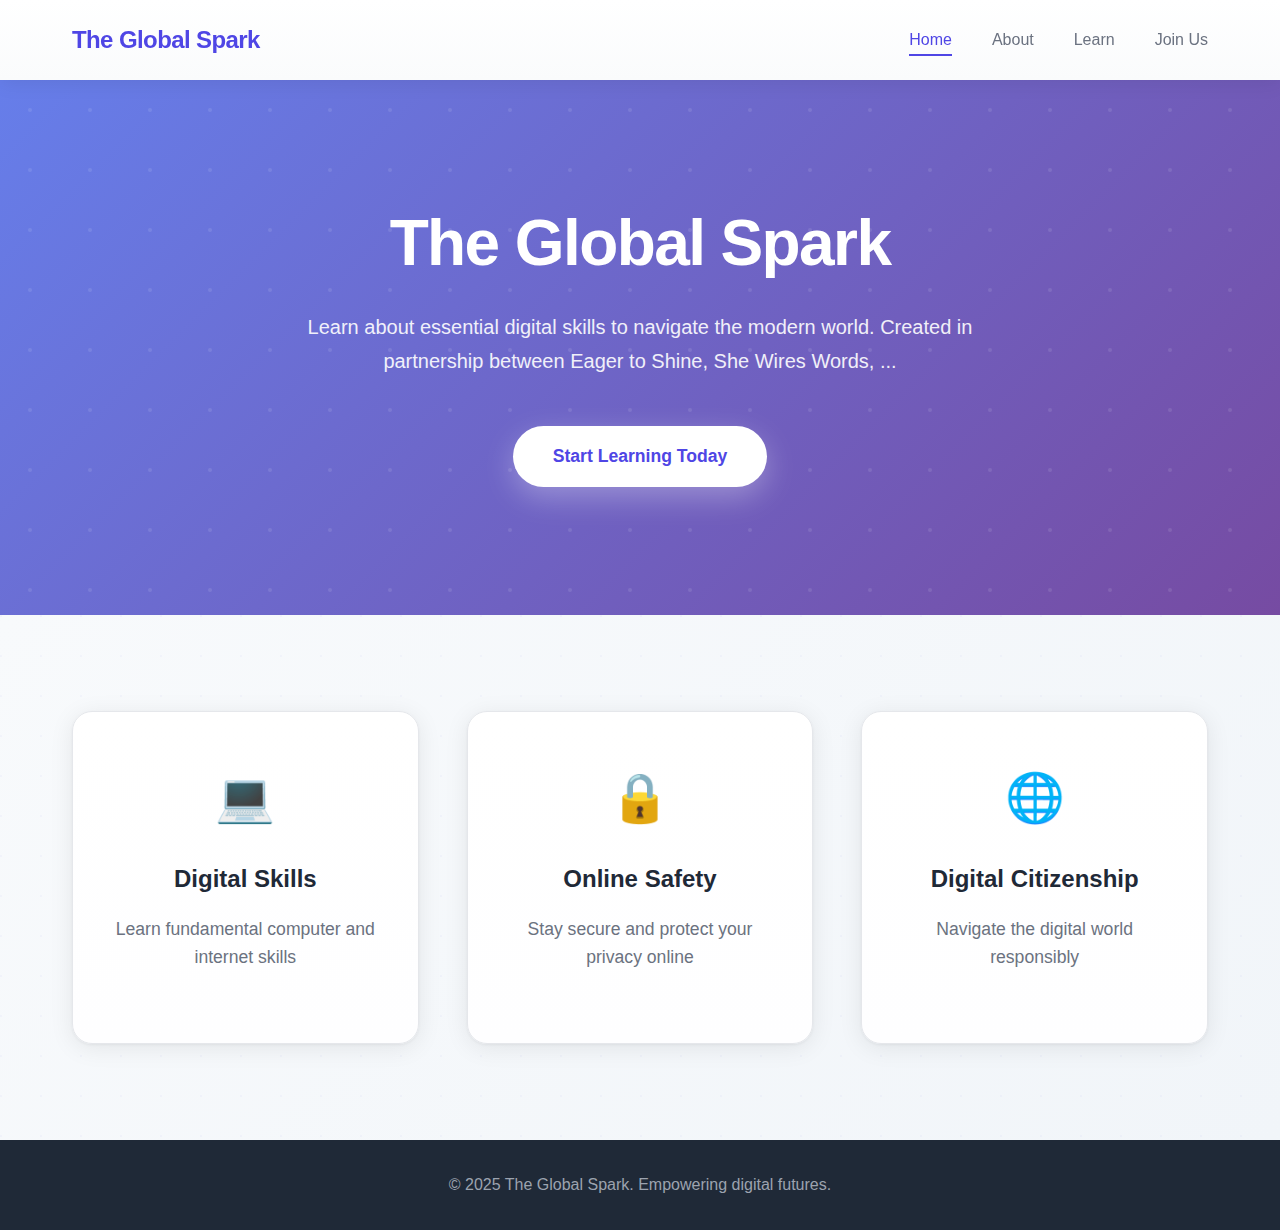
<file: index.html>
<!DOCTYPE html>
<html lang="en">
<head>
    <meta charset="utf-8">
    <meta name="viewport" content="width=device-width, initial-scale=1.0">
    <title>The Global Spark - Home</title>
    <link href="./style.css" rel="stylesheet" type="text/css" />
</head>
<body>
    <nav class="navbar">
        <div class="nav-container">
            <div class="nav-logo">
                <h2>The Global Spark</h2>
            </div>
            <ul class="nav-menu">
                <li class="nav-item">
                    <a href="./index.html" class="nav-link active">Home</a>
                </li>
                <li class="nav-item">
                    <a href="./about.html" class="nav-link">About</a>
                </li>
                <li class="nav-item">
                    <a href="./learn.html" class="nav-link">Learn</a>
                </li>
                <li class="nav-item">
                    <a href="./join.html" class="nav-link">Join Us</a>
                </li>
            </ul>
        </div>
    </nav>

    <main class="main-content">
        <!-- Hero Section -->
        <section id="home" class="hero-section">
            <div class="hero-content">
                <h1 class="hero-title">The Global Spark</h1>
                <p class="hero-description">
                    Learn about essential digital skills to navigate the modern world. Created in partnership between Eager to Shine, She Wires Words, ...
                </p>
                <a href="./learn.html" class="cta-button">Start Learning Today</a>
            </div>
        </section>

        <!-- Features Section -->
        <section class="features-section">
            <div class="container">
                <div class="features-grid">
                    <div class="feature-card">
                        <div class="feature-icon">💻</div>
                        <h3>Digital Skills</h3>
                        <p>Learn fundamental computer and internet skills</p>
                    </div>
                    <div class="feature-card">
                        <div class="feature-icon">🔒</div>
                        <h3>Online Safety</h3>
                        <p>Stay secure and protect your privacy online</p>
                    </div>
                    <div class="feature-card">
                        <div class="feature-icon">🌐</div>
                        <h3>Digital Citizenship</h3>
                        <p>Navigate the digital world responsibly</p>
                    </div>
                </div>
            </div>
        </section>
    </main>

    <footer class="footer">
        <div class="container">
            <p>&copy; 2025 The Global Spark. Empowering digital futures.</p>
        </div>
    </footer>
</body>
</html>
</file>
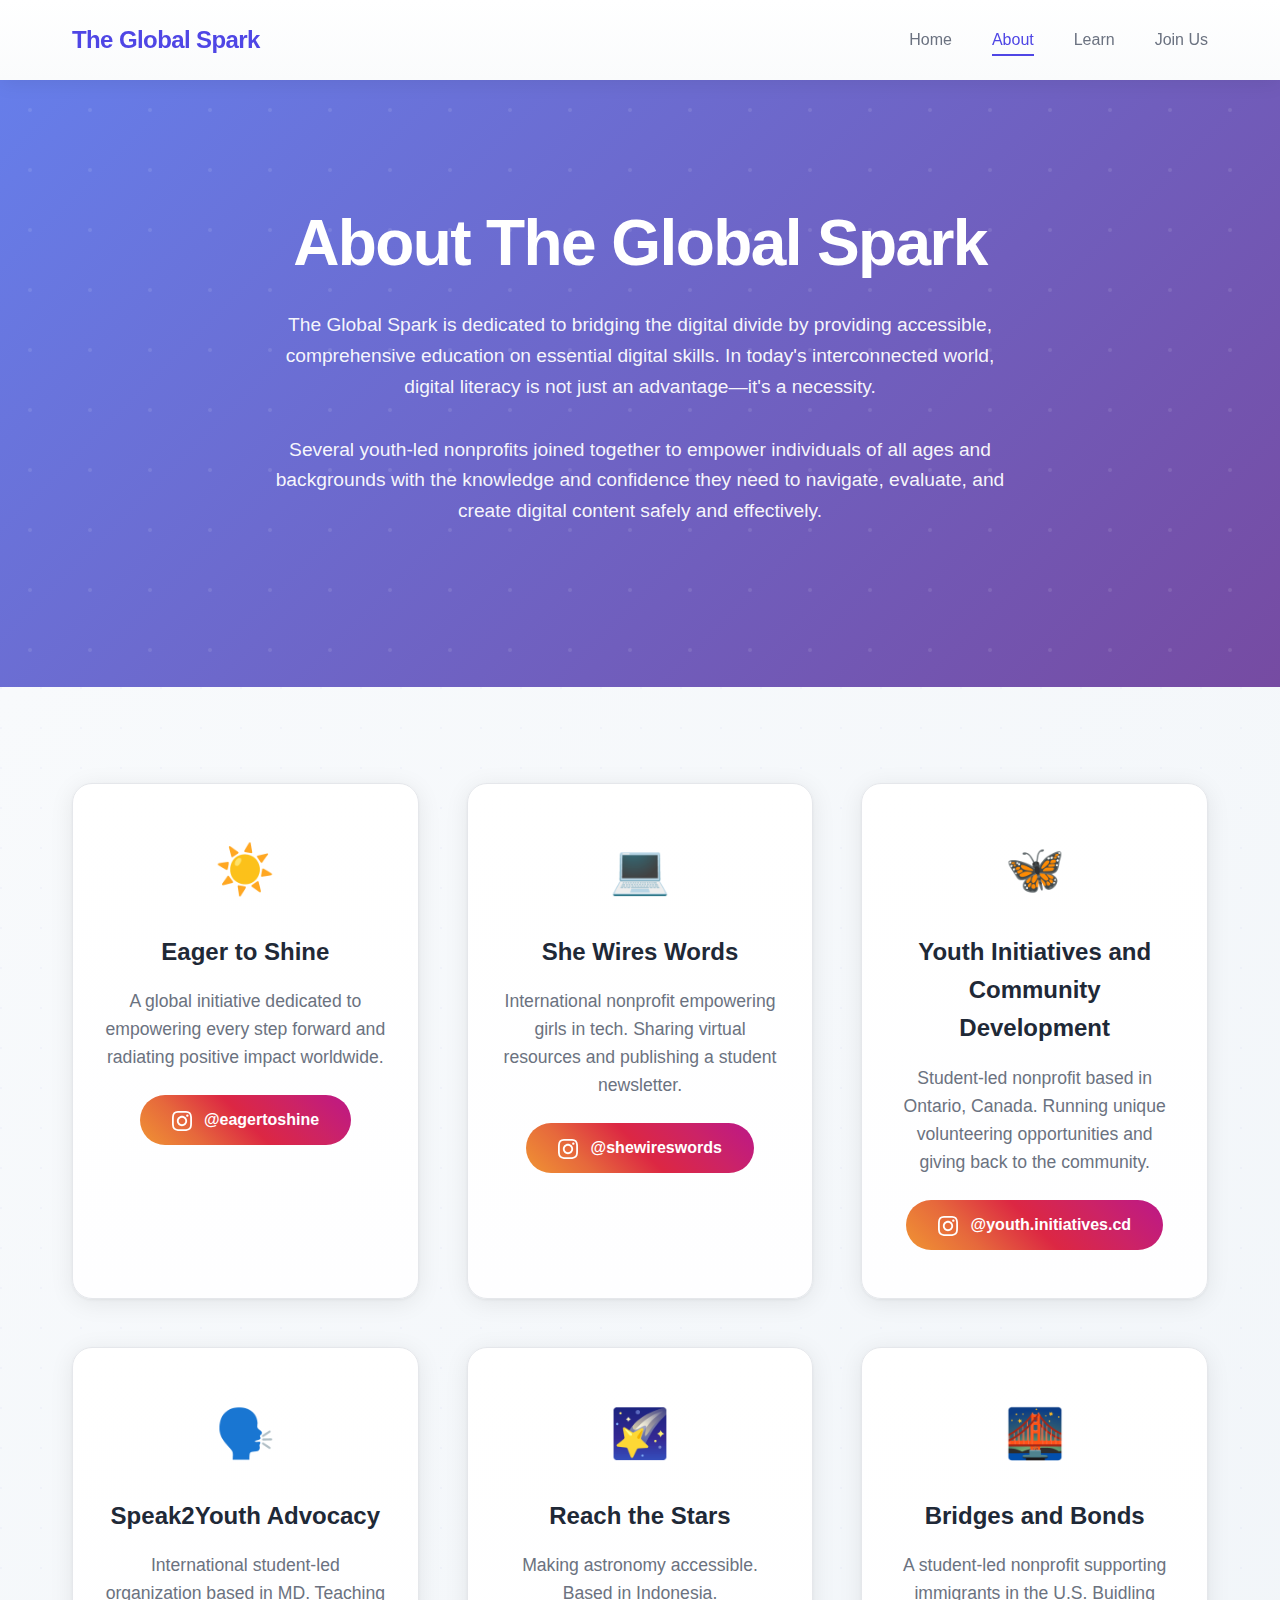
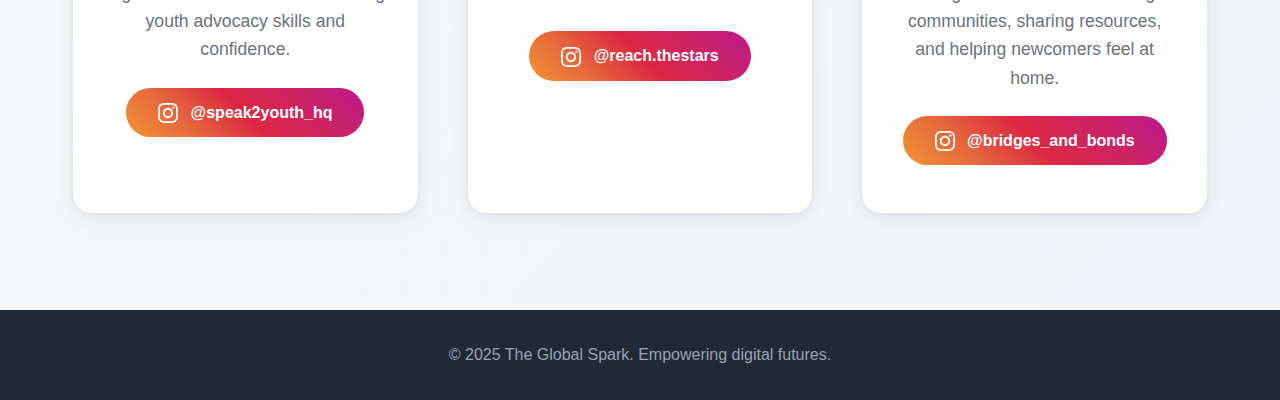
<file: about.html>
<!DOCTYPE html>
<html lang="en">
<head>
    <meta charset="utf-8">
    <meta name="viewport" content="width=device-width, initial-scale=1.0">
    <title>The Global Spark - About</title>
    <link href="./style.css" rel="stylesheet" type="text/css" />
</head>
<body>
    <nav class="navbar">
        <div class="nav-container">
            <div class="nav-logo">
                <h2>The Global Spark</h2>
            </div>
            <ul class="nav-menu">
                <li class="nav-item">
                    <a href="./index.html" class="nav-link">Home</a>
                </li>
                <li class="nav-item">
                    <a href="./about.html" class="nav-link active">About</a>
                </li>
                <li class="nav-item">
                    <a href="./learn.html" class="nav-link">Learn</a>
                </li>
                <li class="nav-item">
                    <a href="./join.html" class="nav-link">Join Us</a>
                </li>
            </ul>
        </div>
    </nav>

    <main class="main-content">
        <!-- About Section -->
        <section id="about" class="hero-section">
            <div class="hero-content">
                <h1 class="hero-title">About The Global Spark</h1>
                <div class="about-content">
                    <p>
                        The Global Spark is dedicated to bridging the digital divide by providing accessible, comprehensive education on essential digital skills. In today's interconnected world, digital literacy is not just an advantage—it's a necessity.
                    </p>
                    <p>
                        Several youth-led nonprofits joined together to empower individuals of all ages and backgrounds with the knowledge and confidence they need to navigate, evaluate, and create digital content safely and effectively.
                    </p>
                </div>
            </div>
        </section>

        <!-- Nonprofit card section -->
        <section class="section alt-bg">
            <div class="container">
                <div class="features-grid">
                    <div class="feature-card">
                        <div class="feature-icon">☀️</div>
                        <h3>Eager to Shine</h3>
                        <p>A global initiative dedicated to empowering every step forward and radiating positive impact worldwide.</p>
                        <a href="https://www.instagram.com/eagertoshine/" class="join-button instagram-button">
                            <svg xmlns="http://www.w3.org/2000/svg" width="20" height="20" viewBox="0 0 24 24" fill="currentColor" style="vertical-align: middle; margin-right: 8px;">
                                <path d="M12 2.163c3.204 0 3.584.012 4.85.07 3.252.148 4.771 1.691 4.919 4.919.058 1.265.069 1.645.069 4.849 0 3.205-.012 3.584-.069 4.849-.149 3.225-1.664 4.771-4.919 4.919-1.266.058-1.644.07-4.85.07-3.204 0-3.584-.012-4.849-.07-3.26-.149-4.771-1.699-4.919-4.92-.058-1.265-.07-1.644-.07-4.849 0-3.204.013-3.583.07-4.849.149-3.227 1.664-4.771 4.919-4.919 1.266-.057 1.645-.069 4.849-.069zm0-2.163c-3.259 0-3.667.014-4.947.072-4.358.2-6.78 2.618-6.98 6.98-.059 1.281-.073 1.689-.073 4.948 0 3.259.014 3.668.072 4.948.2 4.358 2.618 6.78 6.98 6.98 1.281.058 1.689.072 4.948.072 3.259 0 3.668-.014 4.948-.072 4.354-.2 6.782-2.618 6.979-6.98.059-1.28.073-1.689.073-4.948 0-3.259-.014-3.667-.072-4.947-.196-4.354-2.617-6.78-6.979-6.98-1.281-.059-1.69-.073-4.949-.073zm0 5.838c-3.403 0-6.162 2.759-6.162 6.162s2.759 6.163 6.162 6.163 6.162-2.759 6.162-6.163c0-3.403-2.759-6.162-6.162-6.162zm0 10.162c-2.209 0-4-1.79-4-4 0-2.209 1.791-4 4-4s4 1.791 4 4c0 2.21-1.791 4-4 4zm6.406-11.845c-.796 0-1.441.645-1.441 1.44s.645 1.44 1.441 1.44c.795 0 1.439-.645 1.439-1.44s-.644-1.44-1.439-1.44z"/>
                            </svg>
                            @eagertoshine
                        </a>
                    </div>
                    <div class="feature-card">
                        <div class="feature-icon">💻</div>
                        <h3>She Wires Words</h3>
                        <p>International nonprofit empowering girls in tech. Sharing virtual resources and publishing a student newsletter.</p>
                        <a href="https://www.instagram.com/shewireswords/" class="join-button instagram-button">
                            <svg xmlns="http://www.w3.org/2000/svg" width="20" height="20" viewBox="0 0 24 24" fill="currentColor" style="vertical-align: middle; margin-right: 8px;">
                                <path d="M12 2.163c3.204 0 3.584.012 4.85.07 3.252.148 4.771 1.691 4.919 4.919.058 1.265.069 1.645.069 4.849 0 3.205-.012 3.584-.069 4.849-.149 3.225-1.664 4.771-4.919 4.919-1.266.058-1.644.07-4.85.07-3.204 0-3.584-.012-4.849-.07-3.26-.149-4.771-1.699-4.919-4.92-.058-1.265-.07-1.644-.07-4.849 0-3.204.013-3.583.07-4.849.149-3.227 1.664-4.771 4.919-4.919 1.266-.057 1.645-.069 4.849-.069zm0-2.163c-3.259 0-3.667.014-4.947.072-4.358.2-6.78 2.618-6.98 6.98-.059 1.281-.073 1.689-.073 4.948 0 3.259.014 3.668.072 4.948.2 4.358 2.618 6.78 6.98 6.98 1.281.058 1.689.072 4.948.072 3.259 0 3.668-.014 4.948-.072 4.354-.2 6.782-2.618 6.979-6.98.059-1.28.073-1.689.073-4.948 0-3.259-.014-3.667-.072-4.947-.196-4.354-2.617-6.78-6.979-6.98-1.281-.059-1.69-.073-4.949-.073zm0 5.838c-3.403 0-6.162 2.759-6.162 6.162s2.759 6.163 6.162 6.163 6.162-2.759 6.162-6.163c0-3.403-2.759-6.162-6.162-6.162zm0 10.162c-2.209 0-4-1.79-4-4 0-2.209 1.791-4 4-4s4 1.791 4 4c0 2.21-1.791 4-4 4zm6.406-11.845c-.796 0-1.441.645-1.441 1.44s.645 1.44 1.441 1.44c.795 0 1.439-.645 1.439-1.44s-.644-1.44-1.439-1.44z"/>
                            </svg>
                            @shewireswords
                        </a>
                    </div>
                    <div class="feature-card">
                        <div class="feature-icon">🦋</div>
                        <h3>Youth Initiatives and Community Development</h3>
                        <p>Student-led nonprofit based in Ontario, Canada. Running unique volunteering opportunities and giving back to the community. </p>
                        <a href="https://www.instagram.com/youth.initiatives.cd/" class="join-button instagram-button">
                            <svg xmlns="http://www.w3.org/2000/svg" width="20" height="20" viewBox="0 0 24 24" fill="currentColor" style="vertical-align: middle; margin-right: 8px;">
                                <path d="M12 2.163c3.204 0 3.584.012 4.85.07 3.252.148 4.771 1.691 4.919 4.919.058 1.265.069 1.645.069 4.849 0 3.205-.012 3.584-.069 4.849-.149 3.225-1.664 4.771-4.919 4.919-1.266.058-1.644.07-4.85.07-3.204 0-3.584-.012-4.849-.07-3.26-.149-4.771-1.699-4.919-4.92-.058-1.265-.07-1.644-.07-4.849 0-3.204.013-3.583.07-4.849.149-3.227 1.664-4.771 4.919-4.919 1.266-.057 1.645-.069 4.849-.069zm0-2.163c-3.259 0-3.667.014-4.947.072-4.358.2-6.78 2.618-6.98 6.98-.059 1.281-.073 1.689-.073 4.948 0 3.259.014 3.668.072 4.948.2 4.358 2.618 6.78 6.98 6.98 1.281.058 1.689.072 4.948.072 3.259 0 3.668-.014 4.948-.072 4.354-.2 6.782-2.618 6.979-6.98.059-1.28.073-1.689.073-4.948 0-3.259-.014-3.667-.072-4.947-.196-4.354-2.617-6.78-6.979-6.98-1.281-.059-1.69-.073-4.949-.073zm0 5.838c-3.403 0-6.162 2.759-6.162 6.162s2.759 6.163 6.162 6.163 6.162-2.759 6.162-6.163c0-3.403-2.759-6.162-6.162-6.162zm0 10.162c-2.209 0-4-1.79-4-4 0-2.209 1.791-4 4-4s4 1.791 4 4c0 2.21-1.791 4-4 4zm6.406-11.845c-.796 0-1.441.645-1.441 1.44s.645 1.44 1.441 1.44c.795 0 1.439-.645 1.439-1.44s-.644-1.44-1.439-1.44z"/>
                            </svg>
                            @youth.initiatives.cd
                        </a>
                    </div>
                    <div class="feature-card">
                        <div class="feature-icon">🗣️</div>
                        <h3>Speak2Youth Advocacy</h3>
                        <p>International student-led organization based in MD. Teaching youth advocacy skills and confidence.</p>
                        <a href="https://www.instagram.com/speak2youth_hq?utm_source=ig_web_button_share_sheet&igsh=ZDNlZDc0MzIxNw==" class="join-button instagram-button">
                            <svg xmlns="http://www.w3.org/2000/svg" width="20" height="20" viewBox="0 0 24 24" fill="currentColor" style="vertical-align: middle; margin-right: 8px;">
                                <path d="M12 2.163c3.204 0 3.584.012 4.85.07 3.252.148 4.771 1.691 4.919 4.919.058 1.265.069 1.645.069 4.849 0 3.205-.012 3.584-.069 4.849-.149 3.225-1.664 4.771-4.919 4.919-1.266.058-1.644.07-4.85.07-3.204 0-3.584-.012-4.849-.07-3.26-.149-4.771-1.699-4.919-4.92-.058-1.265-.07-1.644-.07-4.849 0-3.204.013-3.583.07-4.849.149-3.227 1.664-4.771 4.919-4.919 1.266-.057 1.645-.069 4.849-.069zm0-2.163c-3.259 0-3.667.014-4.947.072-4.358.2-6.78 2.618-6.98 6.98-.059 1.281-.073 1.689-.073 4.948 0 3.259.014 3.668.072 4.948.2 4.358 2.618 6.78 6.98 6.98 1.281.058 1.689.072 4.948.072 3.259 0 3.668-.014 4.948-.072 4.354-.2 6.782-2.618 6.979-6.98.059-1.28.073-1.689.073-4.948 0-3.259-.014-3.667-.072-4.947-.196-4.354-2.617-6.78-6.979-6.98-1.281-.059-1.69-.073-4.949-.073zm0 5.838c-3.403 0-6.162 2.759-6.162 6.162s2.759 6.163 6.162 6.163 6.162-2.759 6.162-6.163c0-3.403-2.759-6.162-6.162-6.162zm0 10.162c-2.209 0-4-1.79-4-4 0-2.209 1.791-4 4-4s4 1.791 4 4c0 2.21-1.791 4-4 4zm6.406-11.845c-.796 0-1.441.645-1.441 1.44s.645 1.44 1.441 1.44c.795 0 1.439-.645 1.439-1.44s-.644-1.44-1.439-1.44z"/>
                            </svg>
                            @speak2youth_hq
                        </a>
                    </div>
                    <div class="feature-card">
                        <div class="feature-icon">🌠</div>
                        <h3>Reach the Stars</h3>
                        <p>Making astronomy accessible. Based in Indonesia.</p>
                        <a href="https://www.instagram.com/reach.thestars/" class="join-button instagram-button">
                            <svg xmlns="http://www.w3.org/2000/svg" width="20" height="20" viewBox="0 0 24 24" fill="currentColor" style="vertical-align: middle; margin-right: 8px;">
                                <path d="M12 2.163c3.204 0 3.584.012 4.85.07 3.252.148 4.771 1.691 4.919 4.919.058 1.265.069 1.645.069 4.849 0 3.205-.012 3.584-.069 4.849-.149 3.225-1.664 4.771-4.919 4.919-1.266.058-1.644.07-4.85.07-3.204 0-3.584-.012-4.849-.07-3.26-.149-4.771-1.699-4.919-4.92-.058-1.265-.07-1.644-.07-4.849 0-3.204.013-3.583.07-4.849.149-3.227 1.664-4.771 4.919-4.919 1.266-.057 1.645-.069 4.849-.069zm0-2.163c-3.259 0-3.667.014-4.947.072-4.358.2-6.78 2.618-6.98 6.98-.059 1.281-.073 1.689-.073 4.948 0 3.259.014 3.668.072 4.948.2 4.358 2.618 6.78 6.98 6.98 1.281.058 1.689.072 4.948.072 3.259 0 3.668-.014 4.948-.072 4.354-.2 6.782-2.618 6.979-6.98.059-1.28.073-1.689.073-4.948 0-3.259-.014-3.667-.072-4.947-.196-4.354-2.617-6.78-6.979-6.98-1.281-.059-1.69-.073-4.949-.073zm0 5.838c-3.403 0-6.162 2.759-6.162 6.162s2.759 6.163 6.162 6.163 6.162-2.759 6.162-6.163c0-3.403-2.759-6.162-6.162-6.162zm0 10.162c-2.209 0-4-1.79-4-4 0-2.209 1.791-4 4-4s4 1.791 4 4c0 2.21-1.791 4-4 4zm6.406-11.845c-.796 0-1.441.645-1.441 1.44s.645 1.44 1.441 1.44c.795 0 1.439-.645 1.439-1.44s-.644-1.44-1.439-1.44z"/>
                            </svg>
                            @reach.thestars
                        </a>
                    </div>
                    <div class="feature-card">
                        <div class="feature-icon">🌉</div>
                        <h3>Bridges and Bonds</h3>
                        <p>A student-led nonprofit supporting immigrants in the U.S. Buidling communities, sharing resources, and helping newcomers feel at home.</p>
                        <a href="https://www.instagram.com/bridges_and_bonds/" class="join-button instagram-button">
                            <svg xmlns="http://www.w3.org/2000/svg" width="20" height="20" viewBox="0 0 24 24" fill="currentColor" style="vertical-align: middle; margin-right: 8px;">
                                <path d="M12 2.163c3.204 0 3.584.012 4.85.07 3.252.148 4.771 1.691 4.919 4.919.058 1.265.069 1.645.069 4.849 0 3.205-.012 3.584-.069 4.849-.149 3.225-1.664 4.771-4.919 4.919-1.266.058-1.644.07-4.85.07-3.204 0-3.584-.012-4.849-.07-3.26-.149-4.771-1.699-4.919-4.92-.058-1.265-.07-1.644-.07-4.849 0-3.204.013-3.583.07-4.849.149-3.227 1.664-4.771 4.919-4.919 1.266-.057 1.645-.069 4.849-.069zm0-2.163c-3.259 0-3.667.014-4.947.072-4.358.2-6.78 2.618-6.98 6.98-.059 1.281-.073 1.689-.073 4.948 0 3.259.014 3.668.072 4.948.2 4.358 2.618 6.78 6.98 6.98 1.281.058 1.689.072 4.948.072 3.259 0 3.668-.014 4.948-.072 4.354-.2 6.782-2.618 6.979-6.98.059-1.28.073-1.689.073-4.948 0-3.259-.014-3.667-.072-4.947-.196-4.354-2.617-6.78-6.979-6.98-1.281-.059-1.69-.073-4.949-.073zm0 5.838c-3.403 0-6.162 2.759-6.162 6.162s2.759 6.163 6.162 6.163 6.162-2.759 6.162-6.163c0-3.403-2.759-6.162-6.162-6.162zm0 10.162c-2.209 0-4-1.79-4-4 0-2.209 1.791-4 4-4s4 1.791 4 4c0 2.21-1.791 4-4 4zm6.406-11.845c-.796 0-1.441.645-1.441 1.44s.645 1.44 1.441 1.44c.795 0 1.439-.645 1.439-1.44s-.644-1.44-1.439-1.44z"/>
                            </svg>
                            @bridges_and_bonds
                        </a>
                    </div>
                </div>
            </div>
        </section>
    </main>

    <footer class="footer">
        <div class="container">
            <p>&copy; 2025 The Global Spark. Empowering digital futures.</p>
        </div>
    </footer>
</body>
</html>
</file>
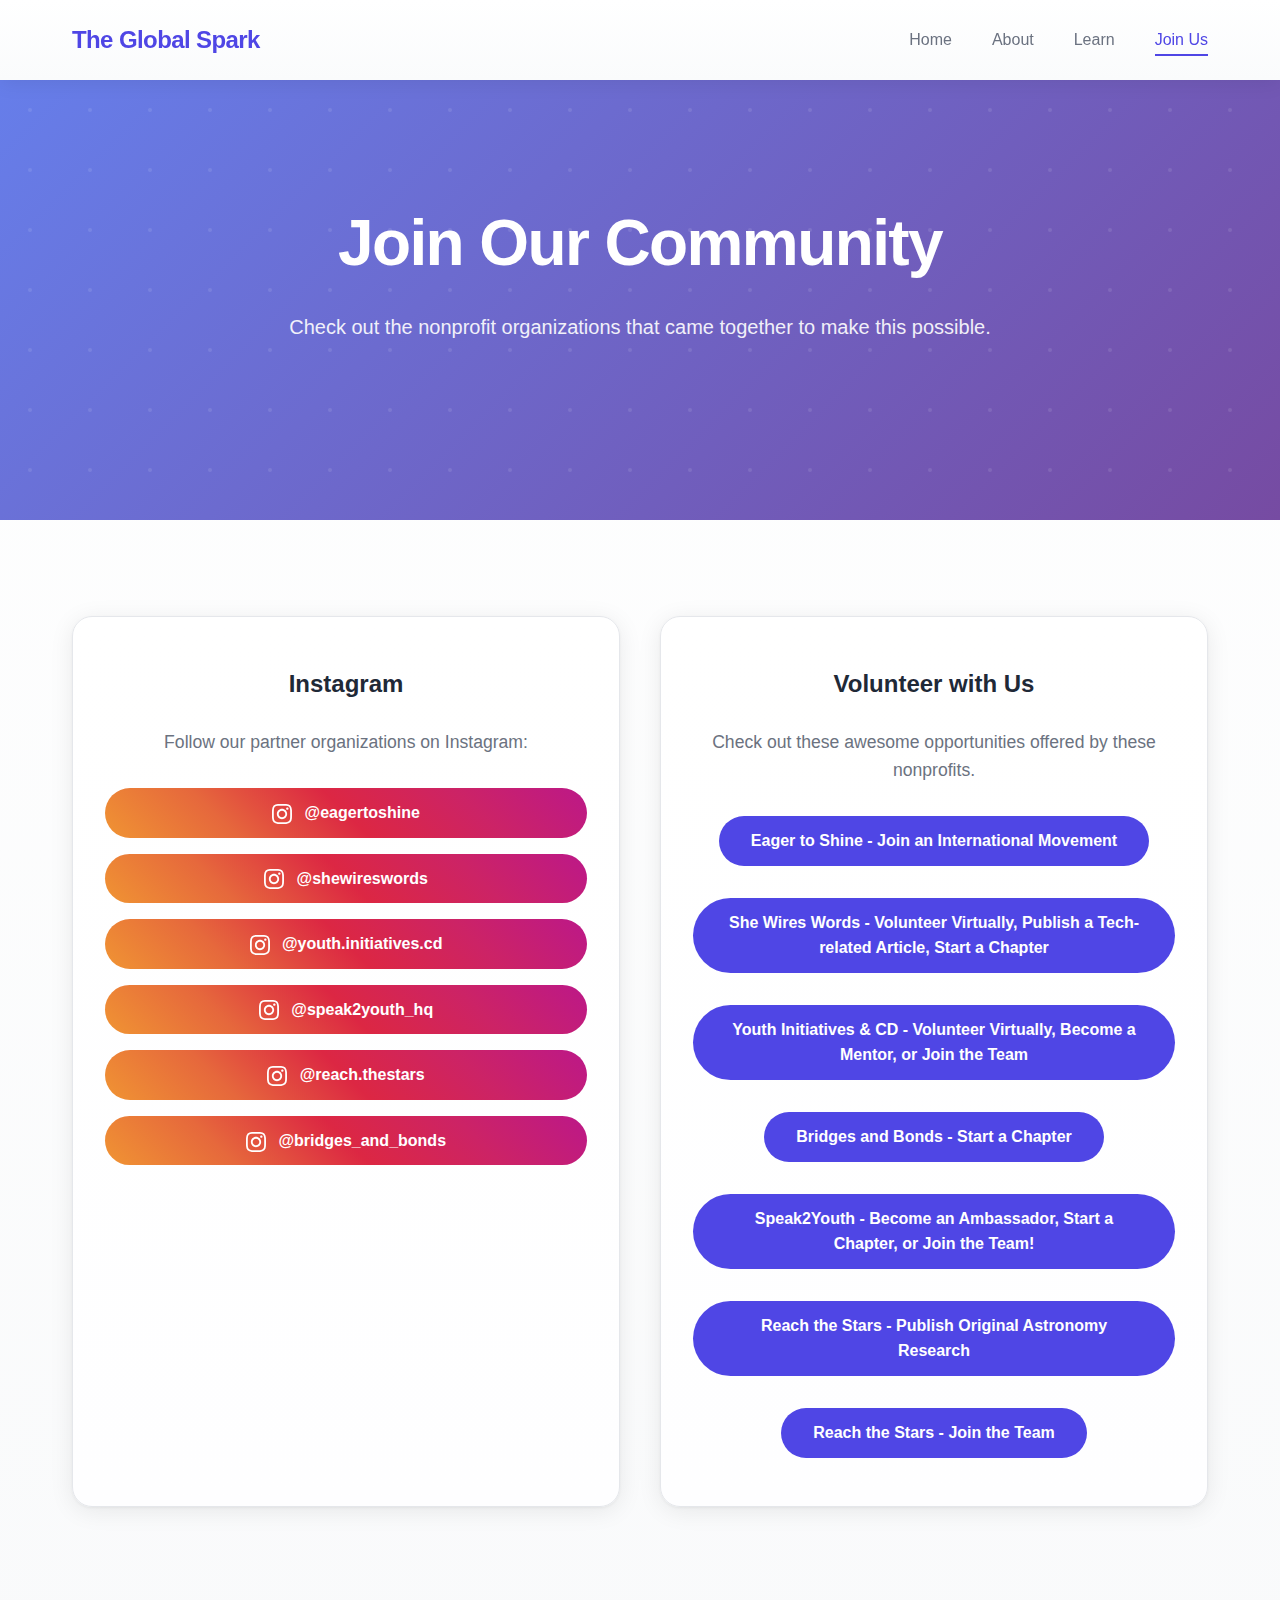
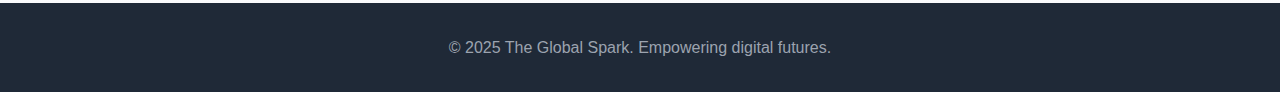
<file: join.html>
<!DOCTYPE html>
<html lang="en">
<head>
    <meta charset="utf-8">
    <meta name="viewport" content="width=device-width, initial-scale=1.0">
    <title>The Global Spark - Join Us</title>
    <link href="./style.css" rel="stylesheet" type="text/css" />
</head>
<body>
    <nav class="navbar">
        <div class="nav-container">
            <div class="nav-logo">
                <h2>The Global Spark</h2>
            </div>
            <ul class="nav-menu">
                <li class="nav-item">
                    <a href="./index.html" class="nav-link">Home</a>
                </li>
                <li class="nav-item">
                    <a href="./about.html" class="nav-link">About</a>
                </li>
                <li class="nav-item">
                    <a href="./learn.html" class="nav-link">Learn</a>
                </li>
                <li class="nav-item">
                    <a href="./join.html" class="nav-link active">Join Us</a>
                </li>
            </ul>
        </div>
    </nav>

    <main class="main-content">
        <!-- Join Section -->
        <section id="join" class="hero-section">
            <div class="hero-content">
                <h1 class="hero-title">Join Our Community</h1>
                <p class="hero-description">
                    Check out the nonprofit organizations that came together to make this possible. 
                </p>
            </div>
        </section>
        
        <section class="section">
            <div class="container">
                <div class="join-grid">
                    <div class="join-card">
                        <h3>Instagram</h3>
                        <p>Follow our partner organizations on Instagram:</p>
                        <div style="display: flex; flex-direction: column; gap: 1rem; margin-top: 1.5rem;">
                            <a href="https://www.instagram.com/eagertoshine/" class="join-button instagram-button">
                                <svg xmlns="http://www.w3.org/2000/svg" width="20" height="20" viewBox="0 0 24 24" fill="currentColor" style="vertical-align: middle; margin-right: 8px;">
                                    <path d="M12 2.163c3.204 0 3.584.012 4.85.07 3.252.148 4.771 1.691 4.919 4.919.058 1.265.069 1.645.069 4.849 0 3.205-.012 3.584-.069 4.849-.149 3.225-1.664 4.771-4.919 4.919-1.266.058-1.644.07-4.85.07-3.204 0-3.584-.012-4.849-.07-3.26-.149-4.771-1.699-4.919-4.92-.058-1.265-.07-1.644-.07-4.849 0-3.204.013-3.583.07-4.849.149-3.227 1.664-4.771 4.919-4.919 1.266-.057 1.645-.069 4.849-.069zm0-2.163c-3.259 0-3.667.014-4.947.072-4.358.2-6.78 2.618-6.98 6.98-.059 1.281-.073 1.689-.073 4.948 0 3.259.014 3.668.072 4.948.2 4.358 2.618 6.78 6.98 6.98 1.281.058 1.689.072 4.948.072 3.259 0 3.668-.014 4.948-.072 4.354-.2 6.782-2.618 6.979-6.98.059-1.28.073-1.689.073-4.948 0-3.259-.014-3.667-.072-4.947-.196-4.354-2.617-6.78-6.979-6.98-1.281-.059-1.69-.073-4.949-.073zm0 5.838c-3.403 0-6.162 2.759-6.162 6.162s2.759 6.163 6.162 6.163 6.162-2.759 6.162-6.163c0-3.403-2.759-6.162-6.162-6.162zm0 10.162c-2.209 0-4-1.79-4-4 0-2.209 1.791-4 4-4s4 1.791 4 4c0 2.21-1.791 4-4 4zm6.406-11.845c-.796 0-1.441.645-1.441 1.44s.645 1.44 1.441 1.44c.795 0 1.439-.645 1.439-1.44s-.644-1.44-1.439-1.44z"/>
                                </svg>
                                @eagertoshine
                            </a>
                            <a href="https://www.instagram.com/shewireswords/" class="join-button instagram-button">
                                <svg xmlns="http://www.w3.org/2000/svg" width="20" height="20" viewBox="0 0 24 24" fill="currentColor" style="vertical-align: middle; margin-right: 8px;">
                                    <path d="M12 2.163c3.204 0 3.584.012 4.85.07 3.252.148 4.771 1.691 4.919 4.919.058 1.265.069 1.645.069 4.849 0 3.205-.012 3.584-.069 4.849-.149 3.225-1.664 4.771-4.919 4.919-1.266.058-1.644.07-4.85.07-3.204 0-3.584-.012-4.849-.07-3.26-.149-4.771-1.699-4.919-4.92-.058-1.265-.07-1.644-.07-4.849 0-3.204.013-3.583.07-4.849.149-3.227 1.664-4.771 4.919-4.919 1.266-.057 1.645-.069 4.849-.069zm0-2.163c-3.259 0-3.667.014-4.947.072-4.358.2-6.78 2.618-6.98 6.98-.059 1.281-.073 1.689-.073 4.948 0 3.259.014 3.668.072 4.948.2 4.358 2.618 6.78 6.98 6.98 1.281.058 1.689.072 4.948.072 3.259 0 3.668-.014 4.948-.072 4.354-.2 6.782-2.618 6.979-6.98.059-1.28.073-1.689.073-4.948 0-3.259-.014-3.667-.072-4.947-.196-4.354-2.617-6.78-6.979-6.98-1.281-.059-1.69-.073-4.949-.073zm0 5.838c-3.403 0-6.162 2.759-6.162 6.162s2.759 6.163 6.162 6.163 6.162-2.759 6.162-6.163c0-3.403-2.759-6.162-6.162-6.162zm0 10.162c-2.209 0-4-1.79-4-4 0-2.209 1.791-4 4-4s4 1.791 4 4c0 2.21-1.791 4-4 4zm6.406-11.845c-.796 0-1.441.645-1.441 1.44s.645 1.44 1.441 1.44c.795 0 1.439-.645 1.439-1.44s-.644-1.44-1.439-1.44z"/>
                                </svg>
                                @shewireswords
                            </a>
                            <a href="https://www.instagram.com/youth.initiatives.cd/" class="join-button instagram-button">
                                <svg xmlns="http://www.w3.org/2000/svg" width="20" height="20" viewBox="0 0 24 24" fill="currentColor" style="vertical-align: middle; margin-right: 8px;">
                                    <path d="M12 2.163c3.204 0 3.584.012 4.85.07 3.252.148 4.771 1.691 4.919 4.919.058 1.265.069 1.645.069 4.849 0 3.205-.012 3.584-.069 4.849-.149 3.225-1.664 4.771-4.919 4.919-1.266.058-1.644.07-4.85.07-3.204 0-3.584-.012-4.849-.07-3.26-.149-4.771-1.699-4.919-4.92-.058-1.265-.07-1.644-.07-4.849 0-3.204.013-3.583.07-4.849.149-3.227 1.664-4.771 4.919-4.919 1.266-.057 1.645-.069 4.849-.069zm0-2.163c-3.259 0-3.667.014-4.947.072-4.358.2-6.78 2.618-6.98 6.98-.059 1.281-.073 1.689-.073 4.948 0 3.259.014 3.668.072 4.948.2 4.358 2.618 6.78 6.98 6.98 1.281.058 1.689.072 4.948.072 3.259 0 3.668-.014 4.948-.072 4.354-.2 6.782-2.618 6.979-6.98.059-1.28.073-1.689.073-4.948 0-3.259-.014-3.667-.072-4.947-.196-4.354-2.617-6.78-6.979-6.98-1.281-.059-1.69-.073-4.949-.073zm0 5.838c-3.403 0-6.162 2.759-6.162 6.162s2.759 6.163 6.162 6.163 6.162-2.759 6.162-6.163c0-3.403-2.759-6.162-6.162-6.162zm0 10.162c-2.209 0-4-1.79-4-4 0-2.209 1.791-4 4-4s4 1.791 4 4c0 2.21-1.791 4-4 4zm6.406-11.845c-.796 0-1.441.645-1.441 1.44s.645 1.44 1.441 1.44c.795 0 1.439-.645 1.439-1.44s-.644-1.44-1.439-1.44z"/>
                                </svg>
                                @youth.initiatives.cd
                            </a>
                            <a href="https://www.instagram.com/speak2youth_hq?utm_source=ig_web_button_share_sheet&igsh=ZDNlZDc0MzIxNw==" class="join-button instagram-button">
                                <svg xmlns="http://www.w3.org/2000/svg" width="20" height="20" viewBox="0 0 24 24" fill="currentColor" style="vertical-align: middle; margin-right: 8px;">
                                    <path d="M12 2.163c3.204 0 3.584.012 4.85.07 3.252.148 4.771 1.691 4.919 4.919.058 1.265.069 1.645.069 4.849 0 3.205-.012 3.584-.069 4.849-.149 3.225-1.664 4.771-4.919 4.919-1.266.058-1.644.07-4.85.07-3.204 0-3.584-.012-4.849-.07-3.26-.149-4.771-1.699-4.919-4.92-.058-1.265-.07-1.644-.07-4.849 0-3.204.013-3.583.07-4.849.149-3.227 1.664-4.771 4.919-4.919 1.266-.057 1.645-.069 4.849-.069zm0-2.163c-3.259 0-3.667.014-4.947.072-4.358.2-6.78 2.618-6.98 6.98-.059 1.281-.073 1.689-.073 4.948 0 3.259.014 3.668.072 4.948.2 4.358 2.618 6.78 6.98 6.98 1.281.058 1.689.072 4.948.072 3.259 0 3.668-.014 4.948-.072 4.354-.2 6.782-2.618 6.979-6.98.059-1.28.073-1.689.073-4.948 0-3.259-.014-3.667-.072-4.947-.196-4.354-2.617-6.78-6.979-6.98-1.281-.059-1.69-.073-4.949-.073zm0 5.838c-3.403 0-6.162 2.759-6.162 6.162s2.759 6.163 6.162 6.163 6.162-2.759 6.162-6.163c0-3.403-2.759-6.162-6.162-6.162zm0 10.162c-2.209 0-4-1.79-4-4 0-2.209 1.791-4 4-4s4 1.791 4 4c0 2.21-1.791 4-4 4zm6.406-11.845c-.796 0-1.441.645-1.441 1.44s.645 1.44 1.441 1.44c.795 0 1.439-.645 1.439-1.44s-.644-1.44-1.439-1.44z"/>
                                </svg>
                                @speak2youth_hq
                            </a>
                            <a href="https://www.instagram.com/reach.thestars/" class="join-button instagram-button">
                                <svg xmlns="http://www.w3.org/2000/svg" width="20" height="20" viewBox="0 0 24 24" fill="currentColor" style="vertical-align: middle; margin-right: 8px;">
                                    <path d="M12 2.163c3.204 0 3.584.012 4.85.07 3.252.148 4.771 1.691 4.919 4.919.058 1.265.069 1.645.069 4.849 0 3.205-.012 3.584-.069 4.849-.149 3.225-1.664 4.771-4.919 4.919-1.266.058-1.644.07-4.85.07-3.204 0-3.584-.012-4.849-.07-3.26-.149-4.771-1.699-4.919-4.92-.058-1.265-.07-1.644-.07-4.849 0-3.204.013-3.583.07-4.849.149-3.227 1.664-4.771 4.919-4.919 1.266-.057 1.645-.069 4.849-.069zm0-2.163c-3.259 0-3.667.014-4.947.072-4.358.2-6.78 2.618-6.98 6.98-.059 1.281-.073 1.689-.073 4.948 0 3.259.014 3.668.072 4.948.2 4.358 2.618 6.78 6.98 6.98 1.281.058 1.689.072 4.948.072 3.259 0 3.668-.014 4.948-.072 4.354-.2 6.782-2.618 6.979-6.98.059-1.28.073-1.689.073-4.948 0-3.259-.014-3.667-.072-4.947-.196-4.354-2.617-6.78-6.979-6.98-1.281-.059-1.69-.073-4.949-.073zm0 5.838c-3.403 0-6.162 2.759-6.162 6.162s2.759 6.163 6.162 6.163 6.162-2.759 6.162-6.163c0-3.403-2.759-6.162-6.162-6.162zm0 10.162c-2.209 0-4-1.79-4-4 0-2.209 1.791-4 4-4s4 1.791 4 4c0 2.21-1.791 4-4 4zm6.406-11.845c-.796 0-1.441.645-1.441 1.44s.645 1.44 1.441 1.44c.795 0 1.439-.645 1.439-1.44s-.644-1.44-1.439-1.44z"/>
                                </svg>
                                @reach.thestars
                            </a>
                            <a href="https://www.instagram.com/bridges_and_bonds/" class="join-button instagram-button">
                                <svg xmlns="http://www.w3.org/2000/svg" width="20" height="20" viewBox="0 0 24 24" fill="currentColor" style="vertical-align: middle; margin-right: 8px;">
                                    <path d="M12 2.163c3.204 0 3.584.012 4.85.07 3.252.148 4.771 1.691 4.919 4.919.058 1.265.069 1.645.069 4.849 0 3.205-.012 3.584-.069 4.849-.149 3.225-1.664 4.771-4.919 4.919-1.266.058-1.644.07-4.85.07-3.204 0-3.584-.012-4.849-.07-3.26-.149-4.771-1.699-4.919-4.92-.058-1.265-.07-1.644-.07-4.849 0-3.204.013-3.583.07-4.849.149-3.227 1.664-4.771 4.919-4.919 1.266-.057 1.645-.069 4.849-.069zm0-2.163c-3.259 0-3.667.014-4.947.072-4.358.2-6.78 2.618-6.98 6.98-.059 1.281-.073 1.689-.073 4.948 0 3.259.014 3.668.072 4.948.2 4.358 2.618 6.78 6.98 6.98 1.281.058 1.689.072 4.948.072 3.259 0 3.668-.014 4.948-.072 4.354-.2 6.782-2.618 6.979-6.98.059-1.28.073-1.689.073-4.948 0-3.259-.014-3.667-.072-4.947-.196-4.354-2.617-6.78-6.979-6.98-1.281-.059-1.69-.073-4.949-.073zm0 5.838c-3.403 0-6.162 2.759-6.162 6.162s2.759 6.163 6.162 6.163 6.162-2.759 6.162-6.163c0-3.403-2.759-6.162-6.162-6.162zm0 10.162c-2.209 0-4-1.79-4-4 0-2.209 1.791-4 4-4s4 1.791 4 4c0 2.21-1.791 4-4 4zm6.406-11.845c-.796 0-1.441.645-1.441 1.44s.645 1.44 1.441 1.44c.795 0 1.439-.645 1.439-1.44s-.644-1.44-1.439-1.44z"/>
                                </svg>
                                @bridges_and_bonds
                            </a>
                        </div>
                    </div>
                    <div class="join-card">
                        <h3>Volunteer with Us</h3>
                        <p>Check out these awesome opportunities offered by these nonprofits.</p>
                        <p></p>
                        <a href="https://www.instagram.com/p/DNM82YbTQwN/?utm_source=ig_web_copy_link&igsh=NTc4MTIwNjQ2YQ==" class="join-button">Eager to Shine - Join an International Movement</a>
                        <p></p>
                        <a href="https://linktr.ee/shewireswords" class="join-button">She Wires Words - Volunteer Virtually, Publish a Tech-related Article, Start a Chapter</a>
                        <p></p>
                        <a href="https://linktr.ee/Youth.Initiatives.CD" class="join-button">Youth Initiatives & CD - Volunteer Virtually, Become a Mentor, or Join the Team</a>
                        <p></p>
                        <a href="https://linktr.ee/bridgesandbonds" class="join-button">Bridges and Bonds - Start a Chapter</a>
                        <p></p>
                        <a href="https://speak2youth.com/application-links" class="join-button">Speak2Youth - Become an Ambassador, Start a Chapter, or Join the Team!</a>
                        <p></p>
                        <a href="https://docs.google.com/forms/d/e/1FAIpQLScvLfjmFgzbscYlg3rQRAganV-fzqF9I21D60vvppBw1cl-2Q/viewform" class="join-button">Reach the Stars - Publish Original Astronomy Research</a>
                        <p></p>
                        <a href="https://docs.google.com/forms/d/e/1FAIpQLSep1LnQ3gD_abm7fLnVEjrdbbLrFx5H__9wCBw2ul5DaL62PQ/viewform" class="join-button">Reach the Stars - Join the Team</a>
                        
                        
                    </div>

                </div>
            </div>
        </section>
    </main>

    <footer class="footer">
        <div class="container">
            <p>&copy; 2025 The Global Spark. Empowering digital futures.</p>
        </div>
    </footer>
</body>
</html>
</file>
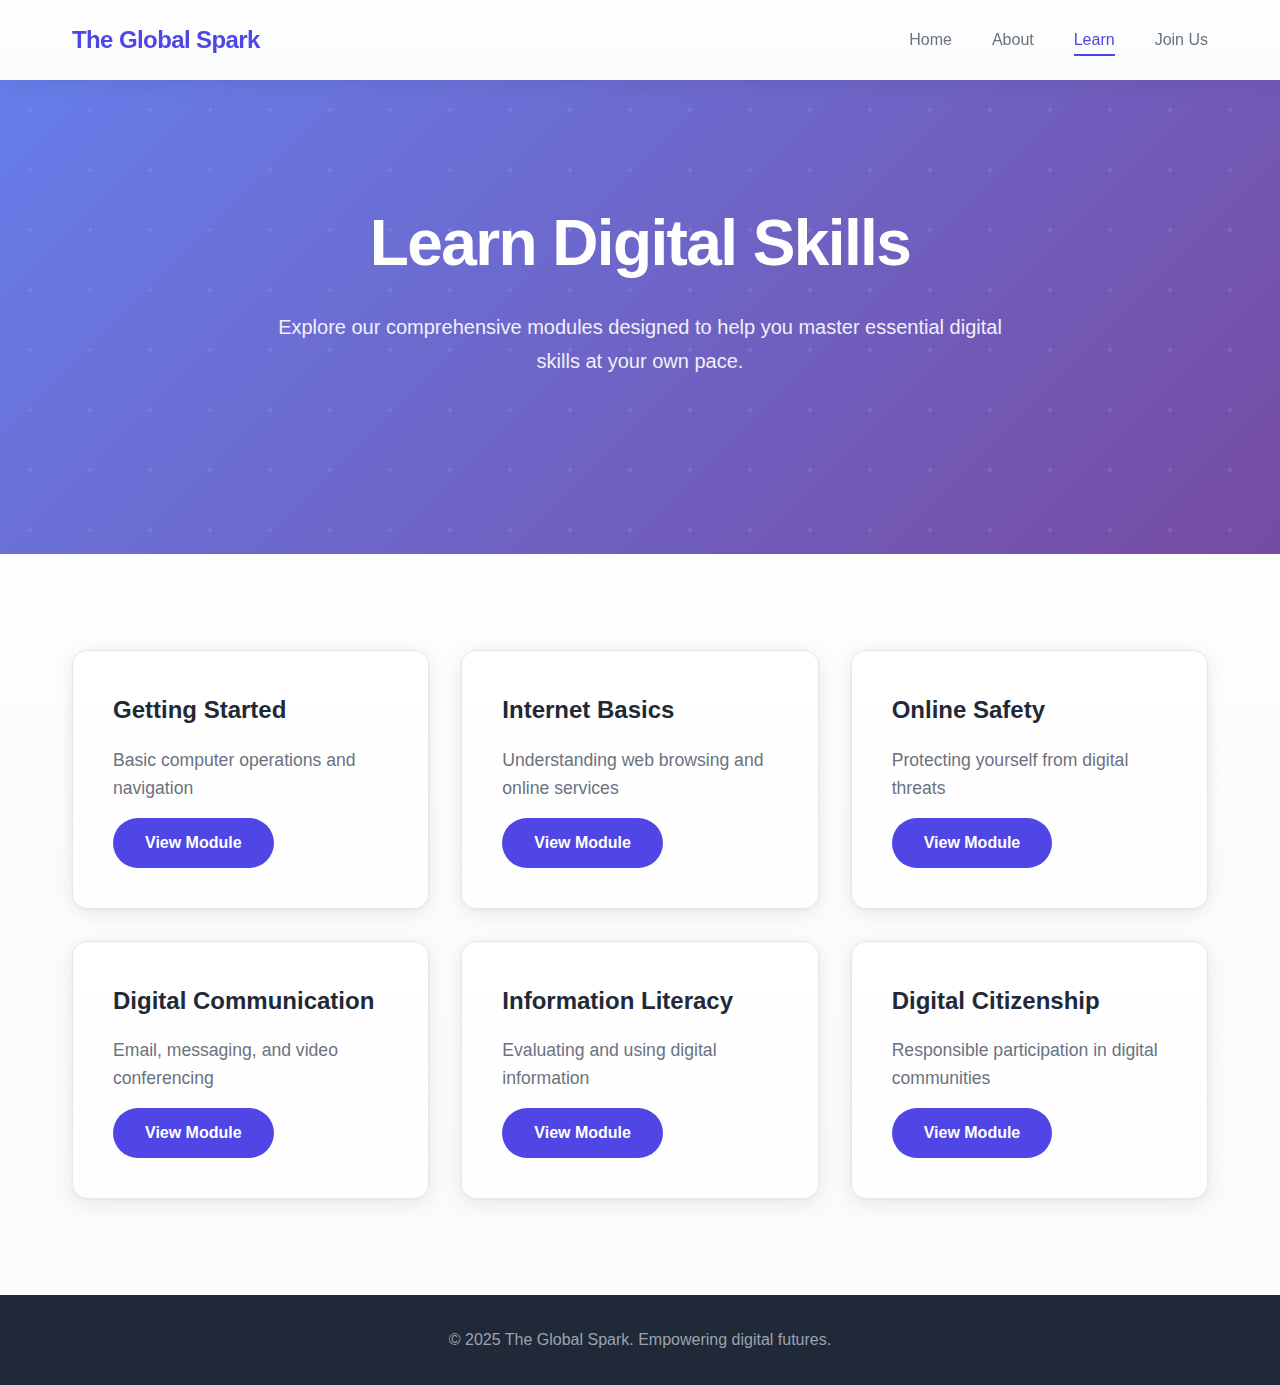
<file: learn.html>
<!DOCTYPE html>
<html lang="en">
<head>
    <meta charset="utf-8">
    <meta name="viewport" content="width=device-width, initial-scale=1.0">
    <title>The Global Spark - Learn</title>
    <link href="./style.css" rel="stylesheet" type="text/css" />
</head>
<body>
    <nav class="navbar">
        <div class="nav-container">
            <div class="nav-logo">
                <h2>The Global Spark</h2>
            </div>
            <ul class="nav-menu">
                <li class="nav-item">
                    <a href="./index.html" class="nav-link">Home</a>
                </li>
                <li class="nav-item">
                    <a href="./about.html" class="nav-link">About</a>
                </li>
                <li class="nav-item">
                    <a href="./learn.html" class="nav-link active">Learn</a>
                </li>
                <li class="nav-item">
                    <a href="./join.html" class="nav-link">Join Us</a>
                </li>
            </ul>
        </div>
    </nav>

    <main class="main-content">
        <!-- Learn Section -->
        <section id="learn" class="hero-section">
            <div class="hero-content">
                <h1 class="hero-title">Learn Digital Skills</h1>
                <p class="hero-description">
                    Explore our comprehensive modules designed to help you master essential digital skills at your own pace.
                </p>
            </div>
        </section>
        
        <section class="section">
            <div class="container">
                <div class="modules-grid">
                    <div class="module-card">
                        <h3>Getting Started</h3>
                        <p>Basic computer operations and navigation</p>
                        <a href="./module-getting-started.html" class="join-button" style="margin-top: 1rem;">View Module</a>
                    </div>
                    <div class="module-card">
                        <h3>Internet Basics</h3>
                        <p>Understanding web browsing and online services</p>
                        <a href="./module-internet-basics.html" class="join-button" style="margin-top: 1rem;">View Module</a>
                    </div>
                    <div class="module-card">
                        <h3>Online Safety</h3>
                        <p>Protecting yourself from digital threats</p>
                        <a href="./module-online-safety.html" class="join-button" style="margin-top: 1rem;">View Module</a>
                    </div>
                    <div class="module-card">
                        <h3>Digital Communication</h3>
                        <p>Email, messaging, and video conferencing</p>
                        <a href="./module-digital-communication.html" class="join-button" style="margin-top: 1rem;">View Module</a>
                    </div>
                    <div class="module-card">
                        <h3>Information Literacy</h3>
                        <p>Evaluating and using digital information</p>
                        <a href="./module-information-literacy.html" class="join-button" style="margin-top: 1rem;">View Module</a>
                    </div>
                    <div class="module-card">
                        <h3>Digital Citizenship</h3>
                        <p>Responsible participation in digital communities</p>
                        <a href="./module-digital-citizenship.html" class="join-button" style="margin-top: 1rem;">View Module</a>
                    </div>
                </div>
            </div>
        </section>
    </main>

    <footer class="footer">
        <div class="container">
            <p>&copy; 2025 The Global Spark. Empowering digital futures.</p>
        </div>
    </footer>
</body>
</html>
</file>
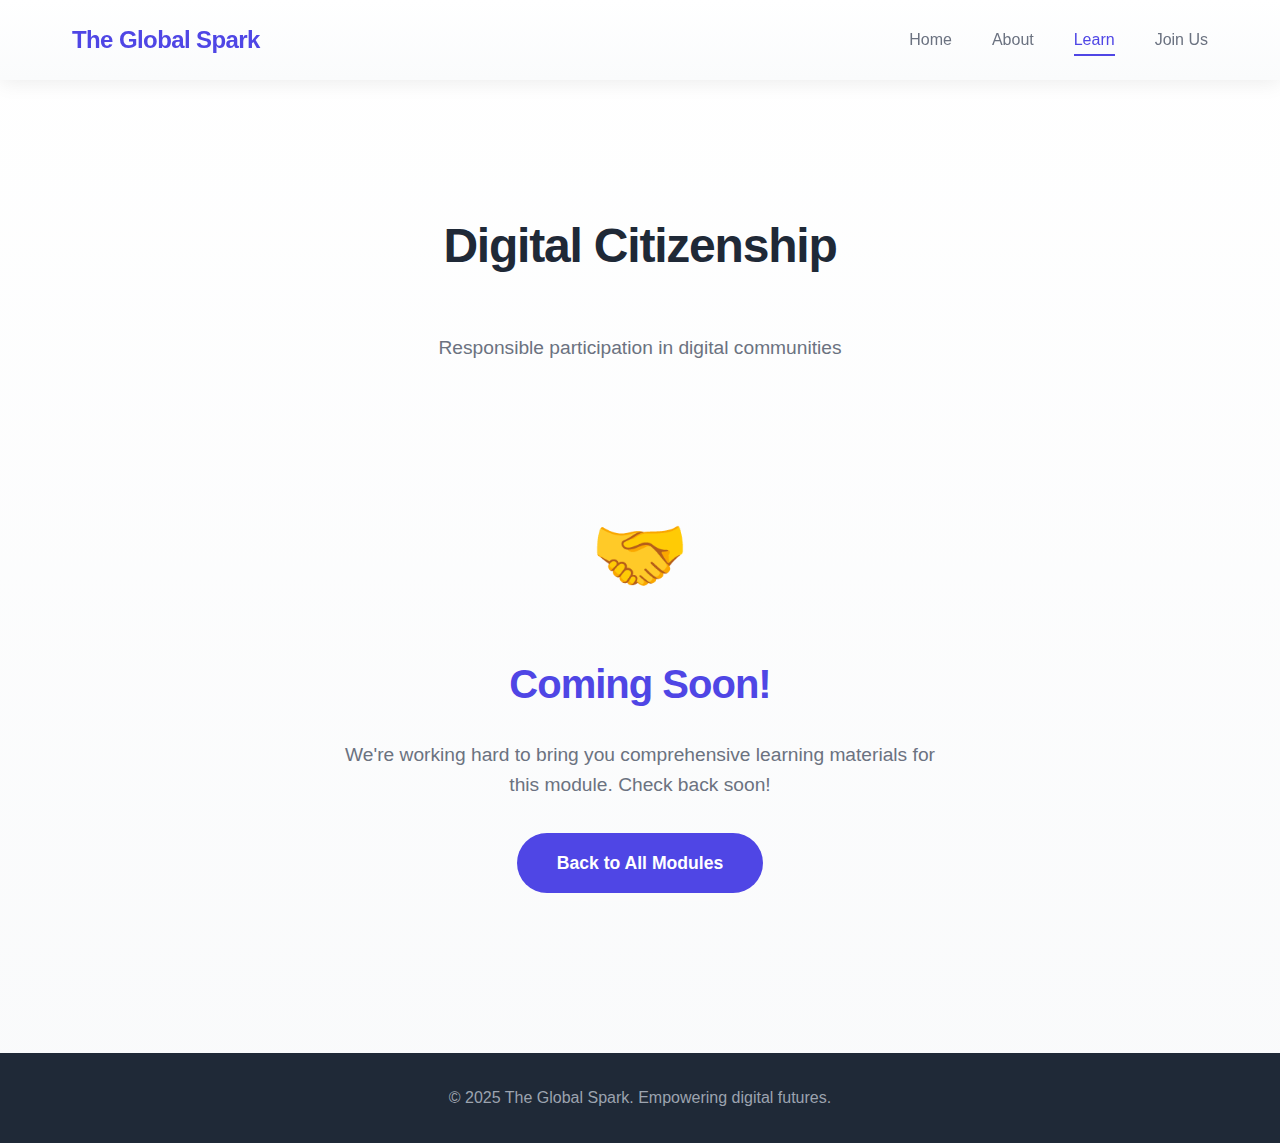
<file: module-digital-citizenship.html>
<!DOCTYPE html>
<html lang="en">
<head>
    <meta charset="utf-8">
    <meta name="viewport" content="width=device-width, initial-scale=1.0">
    <title>Digital Citizenship - The Global Spark</title>
    <link href="./style.css" rel="stylesheet" type="text/css" />
</head>
<body>
    <nav class="navbar">
        <div class="nav-container">
            <div class="nav-logo">
                <h2>The Global Spark</h2>
            </div>
            <ul class="nav-menu">
                <li class="nav-item">
                    <a href="./index.html" class="nav-link">Home</a>
                </li>
                <li class="nav-item">
                    <a href="./about.html" class="nav-link">About</a>
                </li>
                <li class="nav-item">
                    <a href="./learn.html" class="nav-link active">Learn</a>
                </li>
                <li class="nav-item">
                    <a href="./join.html" class="nav-link">Join Us</a>
                </li>
            </ul>
        </div>
    </nav>

    <main class="main-content">
        <section class="section page-header">
            <div class="container">
                <h1 class="page-title">Digital Citizenship</h1>
                <p class="section-description">
                    Responsible participation in digital communities
                </p>
                <div style="text-align: center; padding: 4rem 0;">
                    <div style="font-size: 5rem; margin-bottom: 2rem;">🤝</div>
                    <h2 style="font-size: 2.5rem; color: #4f46e5; margin-bottom: 1.5rem;">Coming Soon!</h2>
                    <p style="font-size: 1.2rem; color: #6b7280; max-width: 600px; margin: 0 auto 2rem;">
                        We're working hard to bring you comprehensive learning materials for this module. Check back soon!
                    </p>
                    <a href="./learn.html" class="cta-button" style="background: #4f46e5; color: white;">Back to All Modules</a>
                </div>
            </div>
        </section>
    </main>

    <footer class="footer">
        <div class="container">
            <p>&copy; 2025 The Global Spark. Empowering digital futures.</p>
        </div>
    </footer>
</body>
</html>
</file>
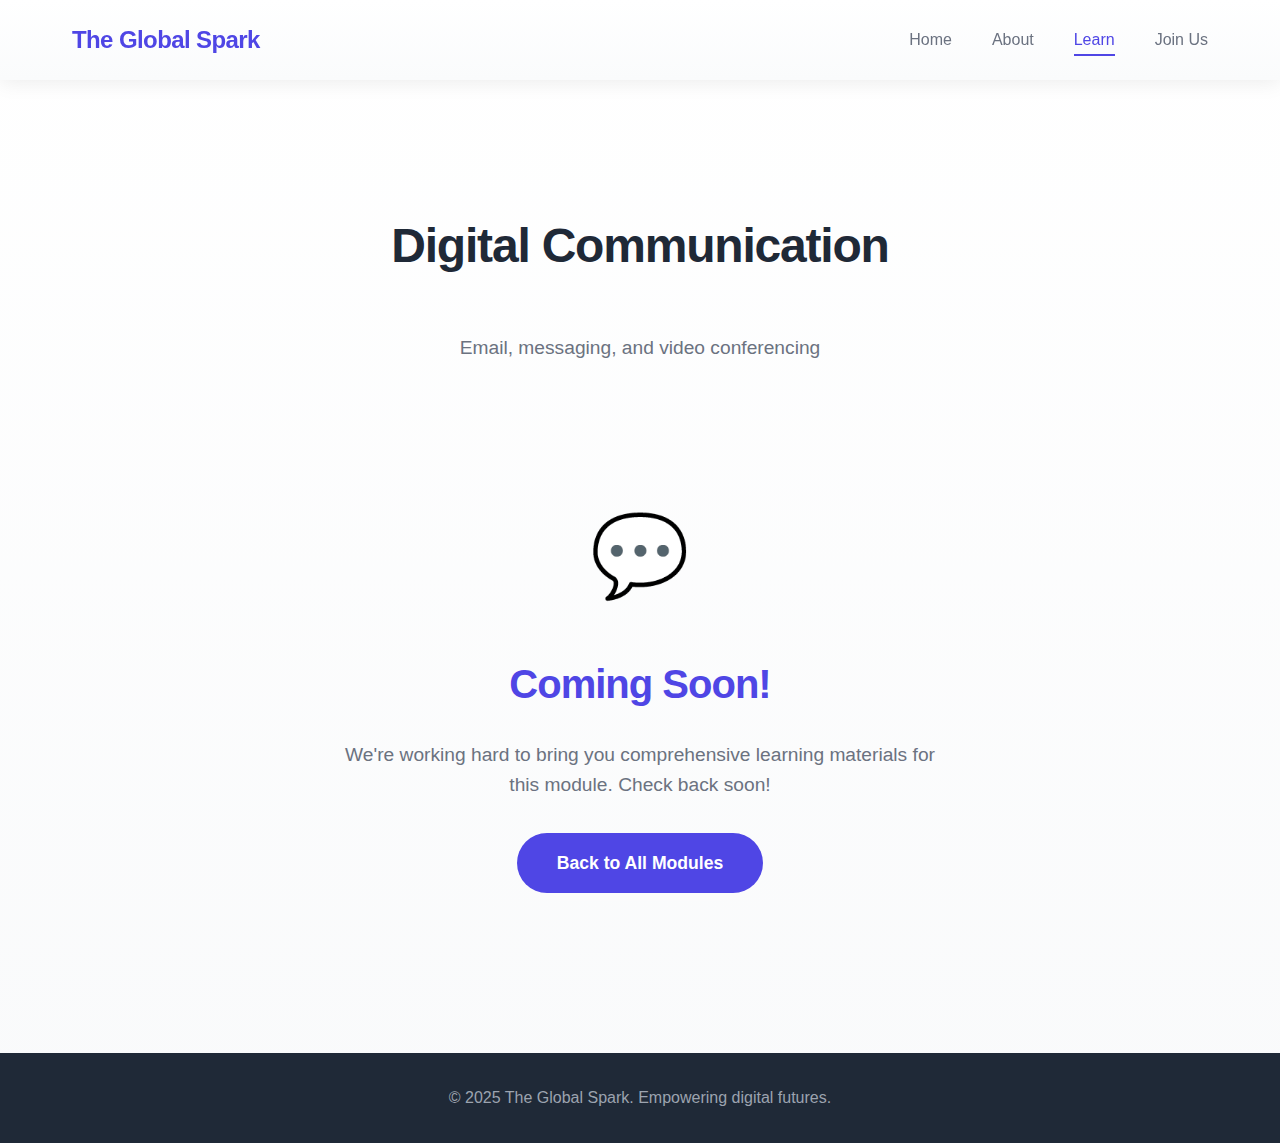
<file: module-digital-communication.html>
<!DOCTYPE html>
<html lang="en">
<head>
    <meta charset="utf-8">
    <meta name="viewport" content="width=device-width, initial-scale=1.0">
    <title>Digital Communication - The Global Spark</title>
    <link href="./style.css" rel="stylesheet" type="text/css" />
</head>
<body>
    <nav class="navbar">
        <div class="nav-container">
            <div class="nav-logo">
                <h2>The Global Spark</h2>
            </div>
            <ul class="nav-menu">
                <li class="nav-item">
                    <a href="./index.html" class="nav-link">Home</a>
                </li>
                <li class="nav-item">
                    <a href="./about.html" class="nav-link">About</a>
                </li>
                <li class="nav-item">
                    <a href="./learn.html" class="nav-link active">Learn</a>
                </li>
                <li class="nav-item">
                    <a href="./join.html" class="nav-link">Join Us</a>
                </li>
            </ul>
        </div>
    </nav>

    <main class="main-content">
        <section class="section page-header">
            <div class="container">
                <h1 class="page-title">Digital Communication</h1>
                <p class="section-description">
                    Email, messaging, and video conferencing
                </p>
                <div style="text-align: center; padding: 4rem 0;">
                    <div style="font-size: 5rem; margin-bottom: 2rem;">💬</div>
                    <h2 style="font-size: 2.5rem; color: #4f46e5; margin-bottom: 1.5rem;">Coming Soon!</h2>
                    <p style="font-size: 1.2rem; color: #6b7280; max-width: 600px; margin: 0 auto 2rem;">
                        We're working hard to bring you comprehensive learning materials for this module. Check back soon!
                    </p>
                    <a href="./learn.html" class="cta-button" style="background: #4f46e5; color: white;">Back to All Modules</a>
                </div>
            </div>
        </section>
    </main>

    <footer class="footer">
        <div class="container">
            <p>&copy; 2025 The Global Spark. Empowering digital futures.</p>
        </div>
    </footer>
</body>
</html>
</file>
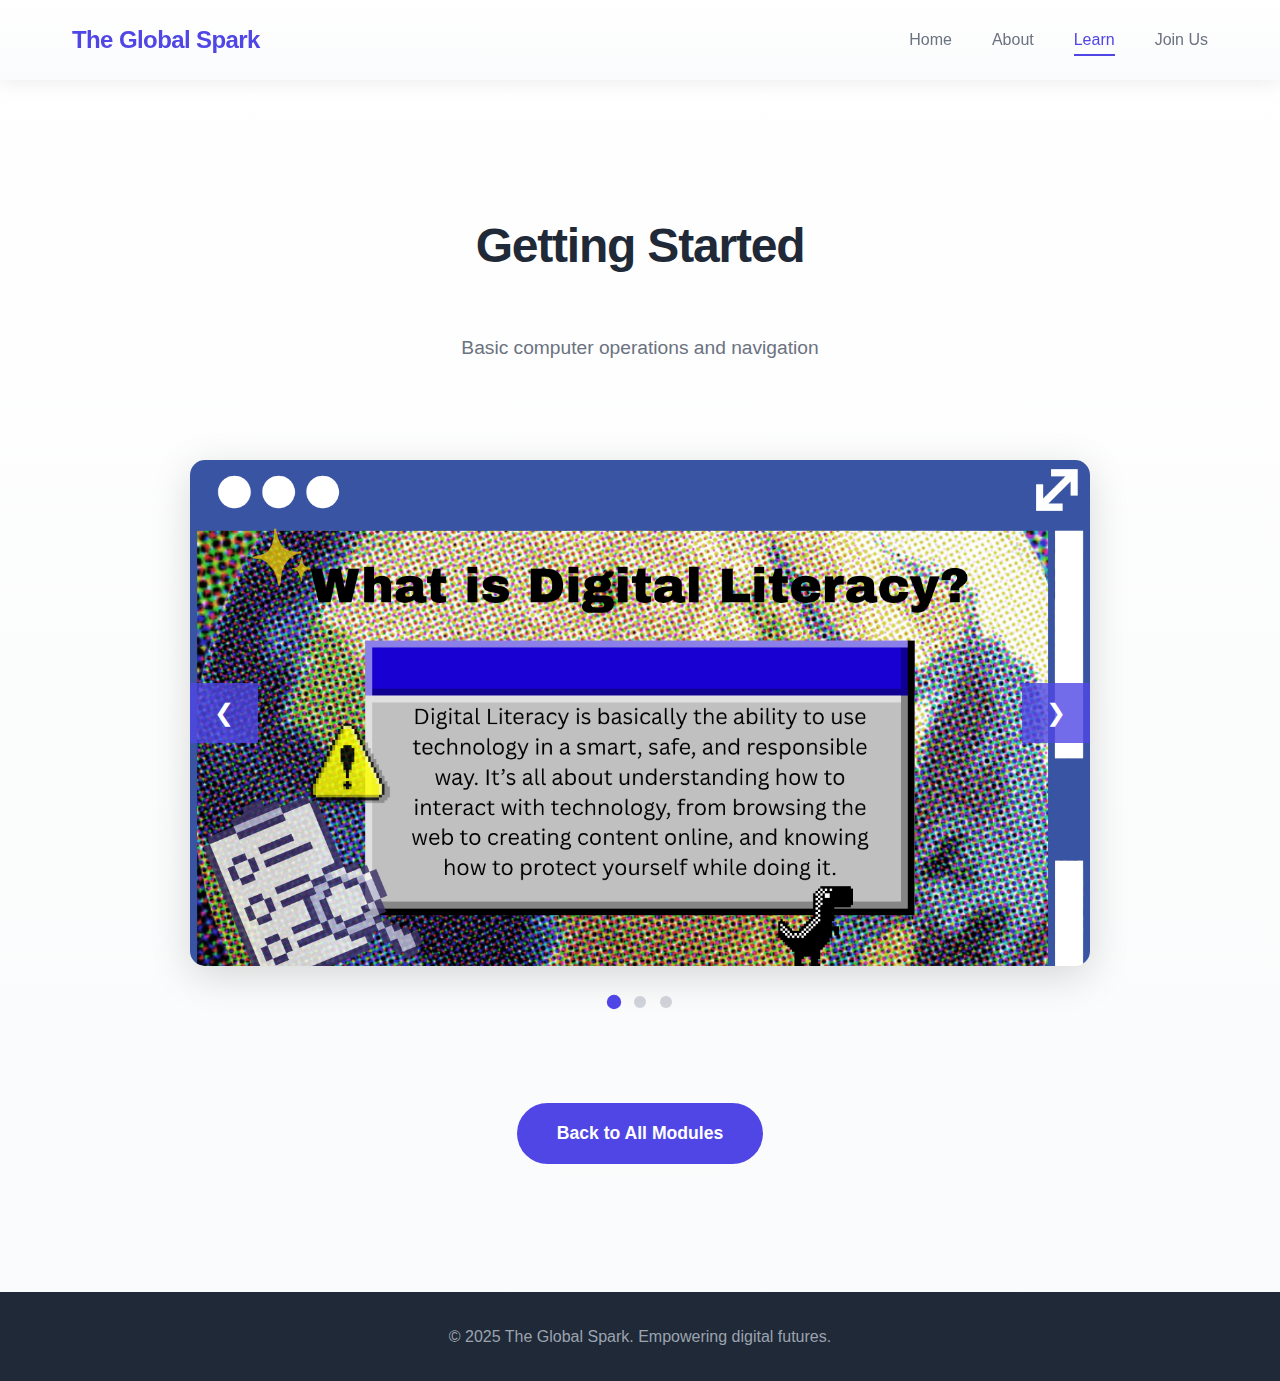
<file: module-getting-started.html>
<!DOCTYPE html>
<html lang="en">
<head>
    <meta charset="utf-8">
    <meta name="viewport" content="width=device-width, initial-scale=1.0">
    <title>Getting Started - The Global Spark</title>
    <link href="./style.css" rel="stylesheet" type="text/css" />
</head>
<body>
    <nav class="navbar">
        <div class="nav-container">
            <div class="nav-logo">
                <h2>The Global Spark</h2>
            </div>
            <ul class="nav-menu">
                <li class="nav-item">
                    <a href="./index.html" class="nav-link">Home</a>
                </li>
                <li class="nav-item">
                    <a href="./about.html" class="nav-link">About</a>
                </li>
                <li class="nav-item">
                    <a href="./learn.html" class="nav-link active">Learn</a>
                </li>
                <li class="nav-item">
                    <a href="./join.html" class="nav-link">Join Us</a>
                </li>
            </ul>
        </div>
    </nav>

    <main class="main-content">
        <section class="section page-header">
            <div class="container">
                <h1 class="page-title">Getting Started</h1>
                <p class="section-description">
                    Basic computer operations and navigation
                </p>
                <div class="carousel-container">
                    <div class="carousel">
                        <button class="carousel-btn prev" onclick="changeSlide(-1)">&#10094;</button>
                        <div class="carousel-slides">
                            <img src="./src_intro/1.png" class="carousel-slide active" alt="Introduction slide 1">
                            <img src="./src_intro/2.png" class="carousel-slide" alt="Introduction slide 2">
                            <img src="./src_intro/3.png" class="carousel-slide" alt="Introduction slide 3">
                        </div>
                        <button class="carousel-btn next" onclick="changeSlide(1)">&#10095;</button>
                    </div>
                    <div class="carousel-dots">
                        <span class="dot active" onclick="currentSlide(1)"></span>
                        <span class="dot" onclick="currentSlide(2)"></span>
                        <span class="dot" onclick="currentSlide(3)"></span>
                    </div>
                </div>
                <div style="text-align: center; padding: 2rem 0;">
                    <a href="./learn.html" class="cta-button" style="background: #4f46e5; color: white;">Back to All Modules</a>
                </div>
            </div>
        </section>
    </main>

    <footer class="footer">
        <div class="container">
            <p>&copy; 2025 The Global Spark. Empowering digital futures.</p>
        </div>
    </footer>

    <script>
        let slideIndex = 1;
        showSlide(slideIndex);

        function changeSlide(n) {
            showSlide(slideIndex += n);
        }

        function currentSlide(n) {
            showSlide(slideIndex = n);
        }

        function showSlide(n) {
            const slides = document.getElementsByClassName('carousel-slide');
            const dots = document.getElementsByClassName('dot');
            
            if (n > slides.length) { slideIndex = 1 }
            if (n < 1) { slideIndex = slides.length }
            
            for (let i = 0; i < slides.length; i++) {
                slides[i].classList.remove('active');
            }
            for (let i = 0; i < dots.length; i++) {
                dots[i].classList.remove('active');
            }
            
            slides[slideIndex - 1].classList.add('active');
            dots[slideIndex - 1].classList.add('active');
        }
    </script>
</body>
</html>
</file>
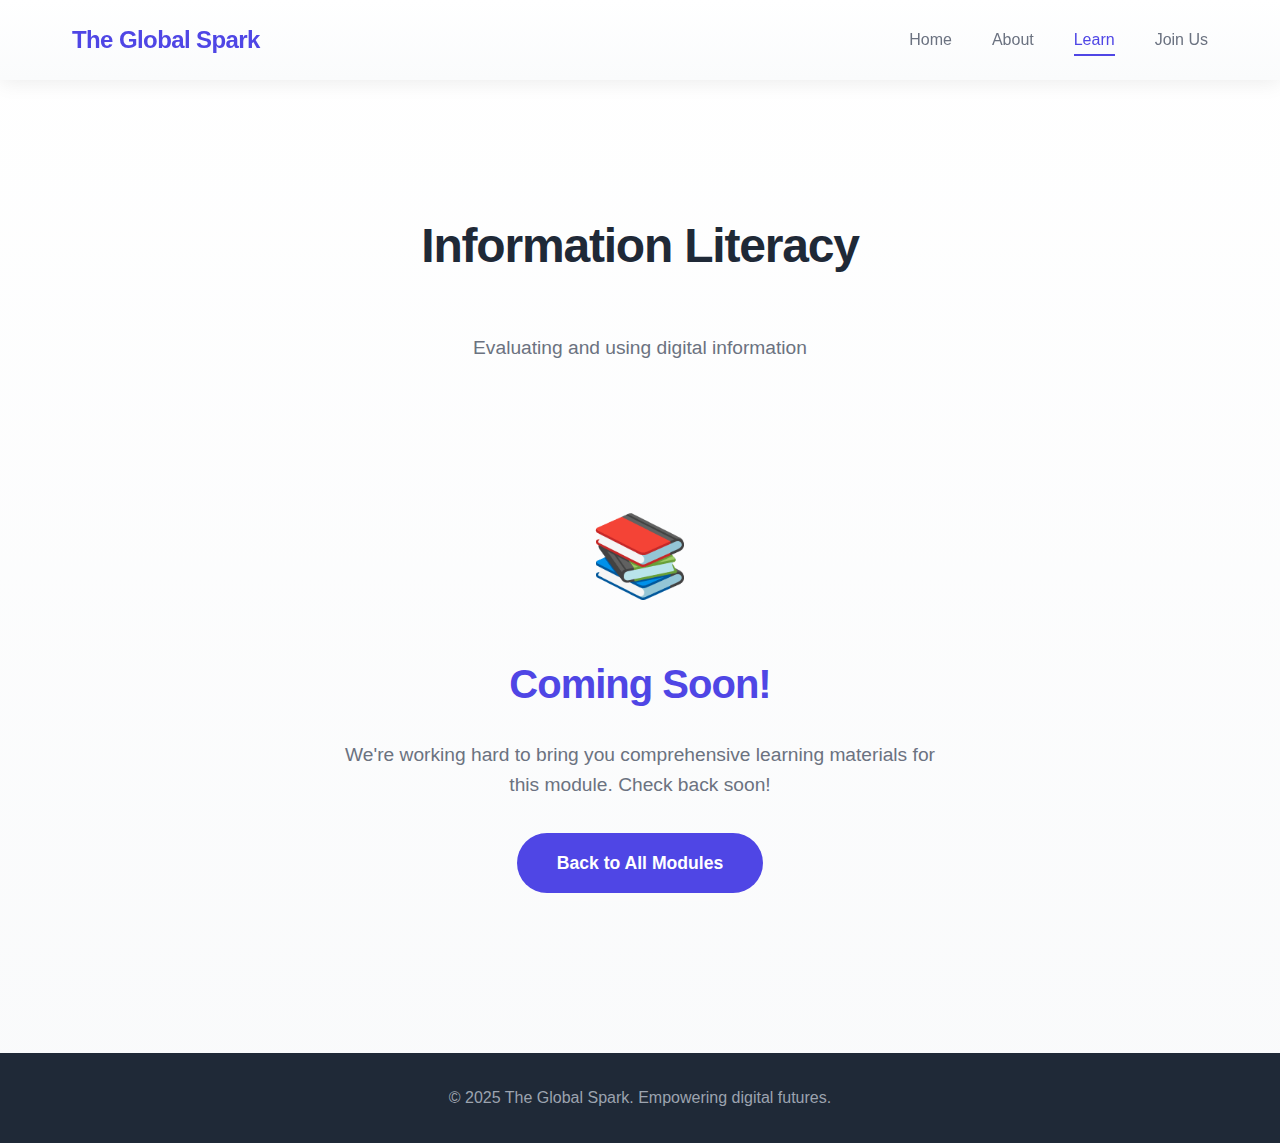
<file: module-information-literacy.html>
<!DOCTYPE html>
<html lang="en">
<head>
    <meta charset="utf-8">
    <meta name="viewport" content="width=device-width, initial-scale=1.0">
    <title>Information Literacy - The Global Spark</title>
    <link href="./style.css" rel="stylesheet" type="text/css" />
</head>
<body>
    <nav class="navbar">
        <div class="nav-container">
            <div class="nav-logo">
                <h2>The Global Spark</h2>
            </div>
            <ul class="nav-menu">
                <li class="nav-item">
                    <a href="./index.html" class="nav-link">Home</a>
                </li>
                <li class="nav-item">
                    <a href="./about.html" class="nav-link">About</a>
                </li>
                <li class="nav-item">
                    <a href="./learn.html" class="nav-link active">Learn</a>
                </li>
                <li class="nav-item">
                    <a href="./join.html" class="nav-link">Join Us</a>
                </li>
            </ul>
        </div>
    </nav>

    <main class="main-content">
        <section class="section page-header">
            <div class="container">
                <h1 class="page-title">Information Literacy</h1>
                <p class="section-description">
                    Evaluating and using digital information
                </p>
                <div style="text-align: center; padding: 4rem 0;">
                    <div style="font-size: 5rem; margin-bottom: 2rem;">📚</div>
                    <h2 style="font-size: 2.5rem; color: #4f46e5; margin-bottom: 1.5rem;">Coming Soon!</h2>
                    <p style="font-size: 1.2rem; color: #6b7280; max-width: 600px; margin: 0 auto 2rem;">
                        We're working hard to bring you comprehensive learning materials for this module. Check back soon!
                    </p>
                    <a href="./learn.html" class="cta-button" style="background: #4f46e5; color: white;">Back to All Modules</a>
                </div>
            </div>
        </section>
    </main>

    <footer class="footer">
        <div class="container">
            <p>&copy; 2025 The Global Spark. Empowering digital futures.</p>
        </div>
    </footer>
</body>
</html>
</file>
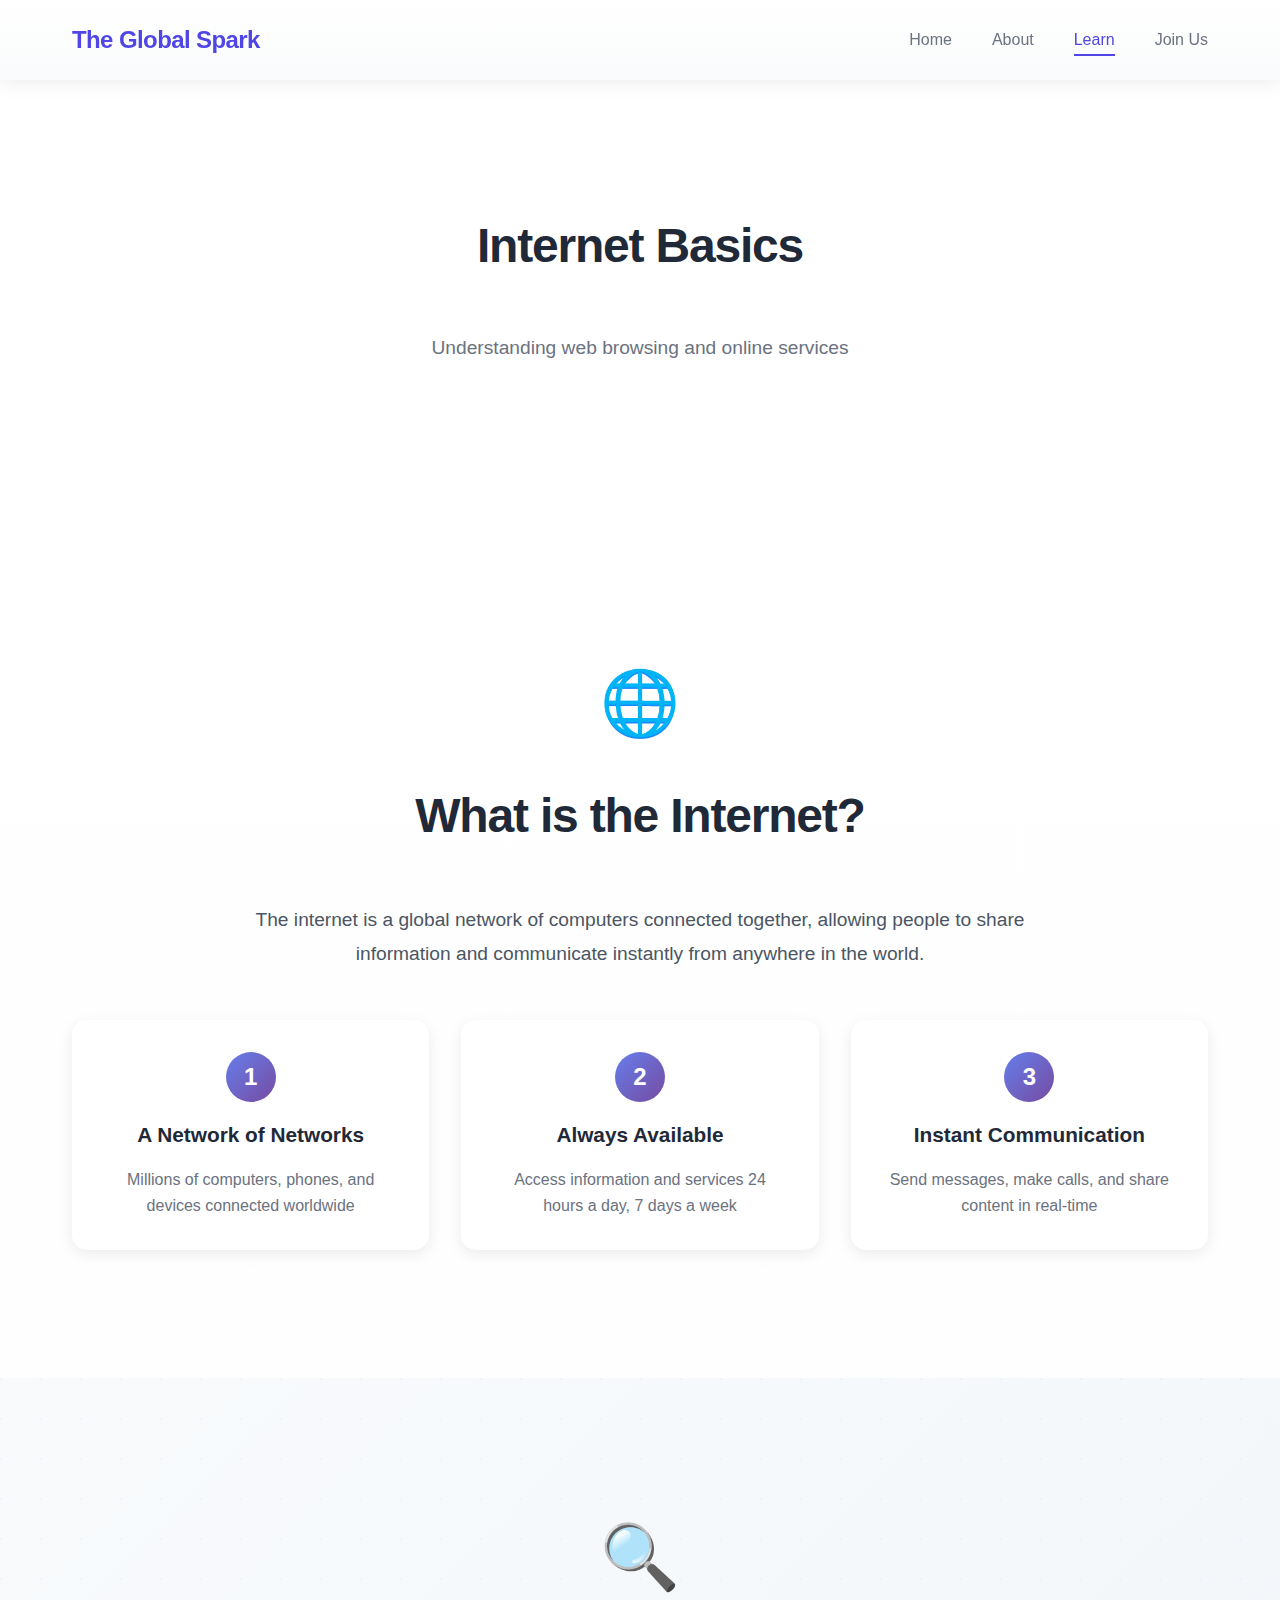
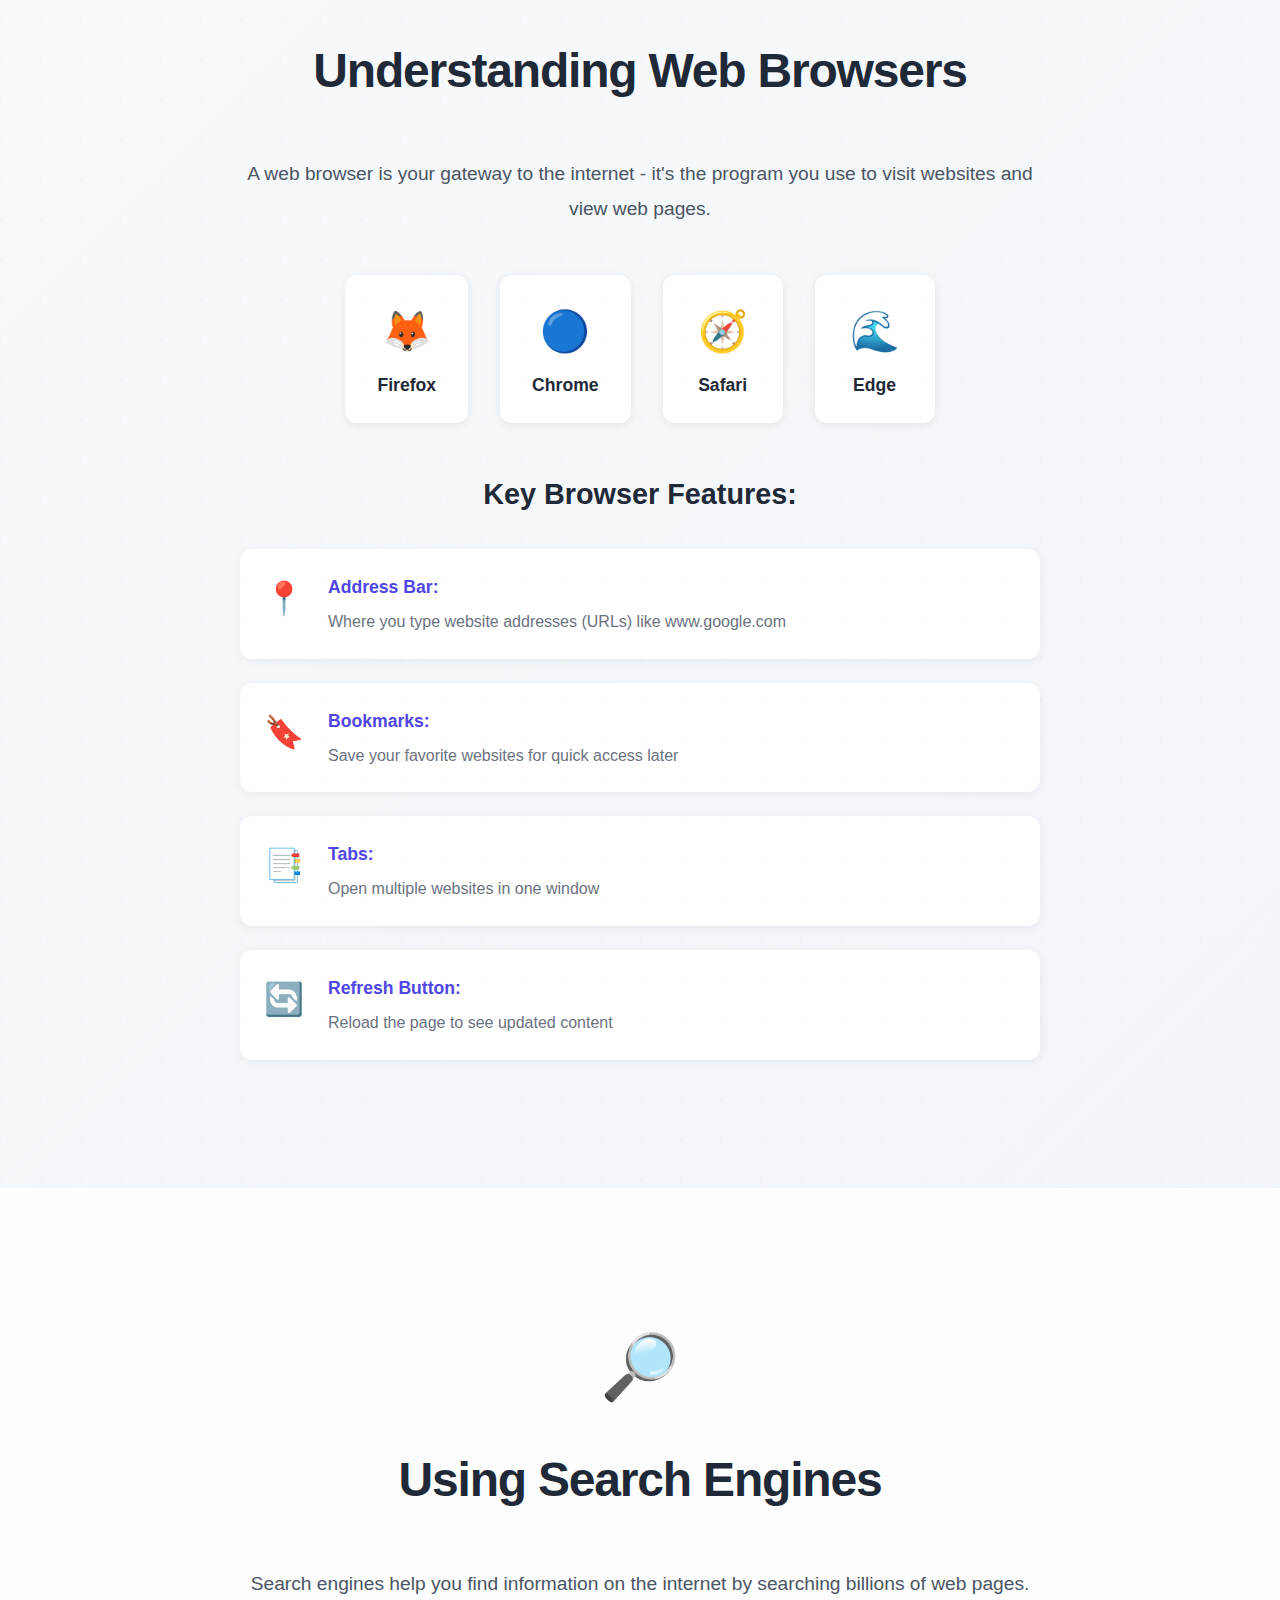
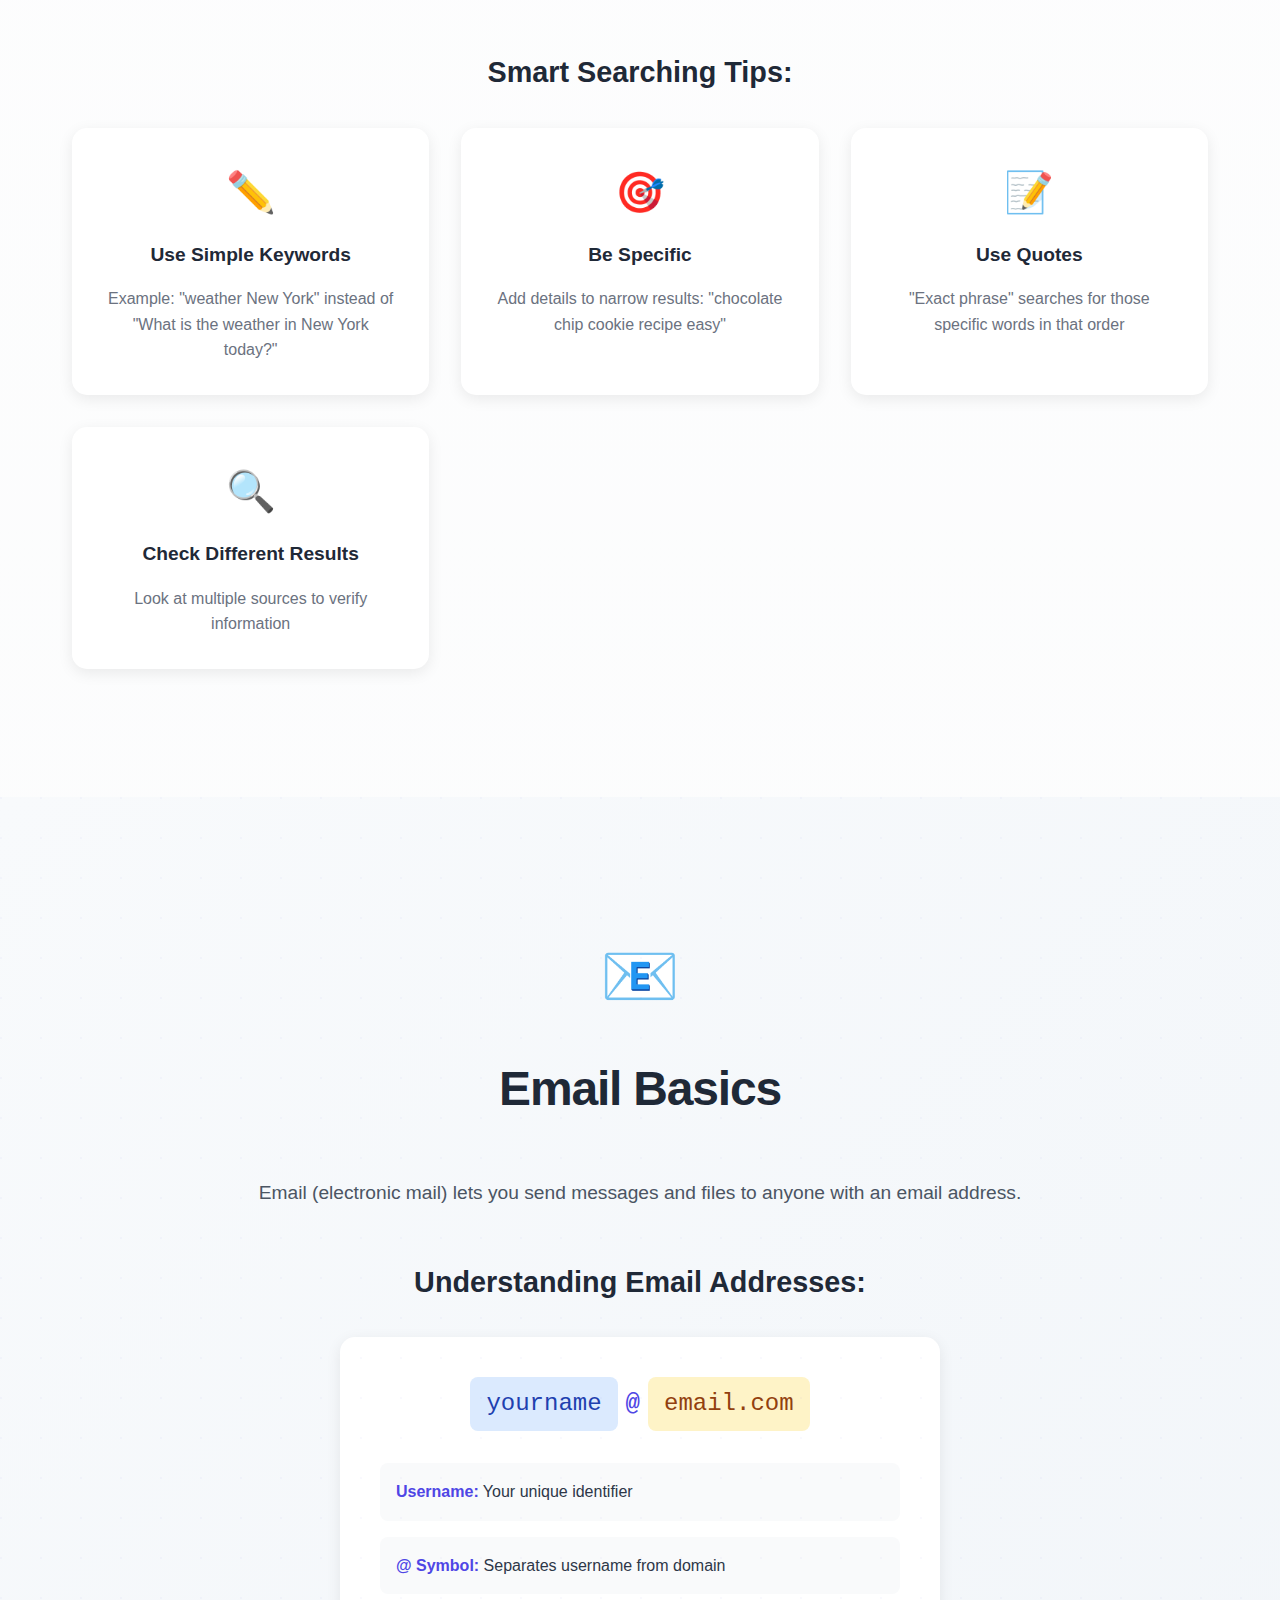
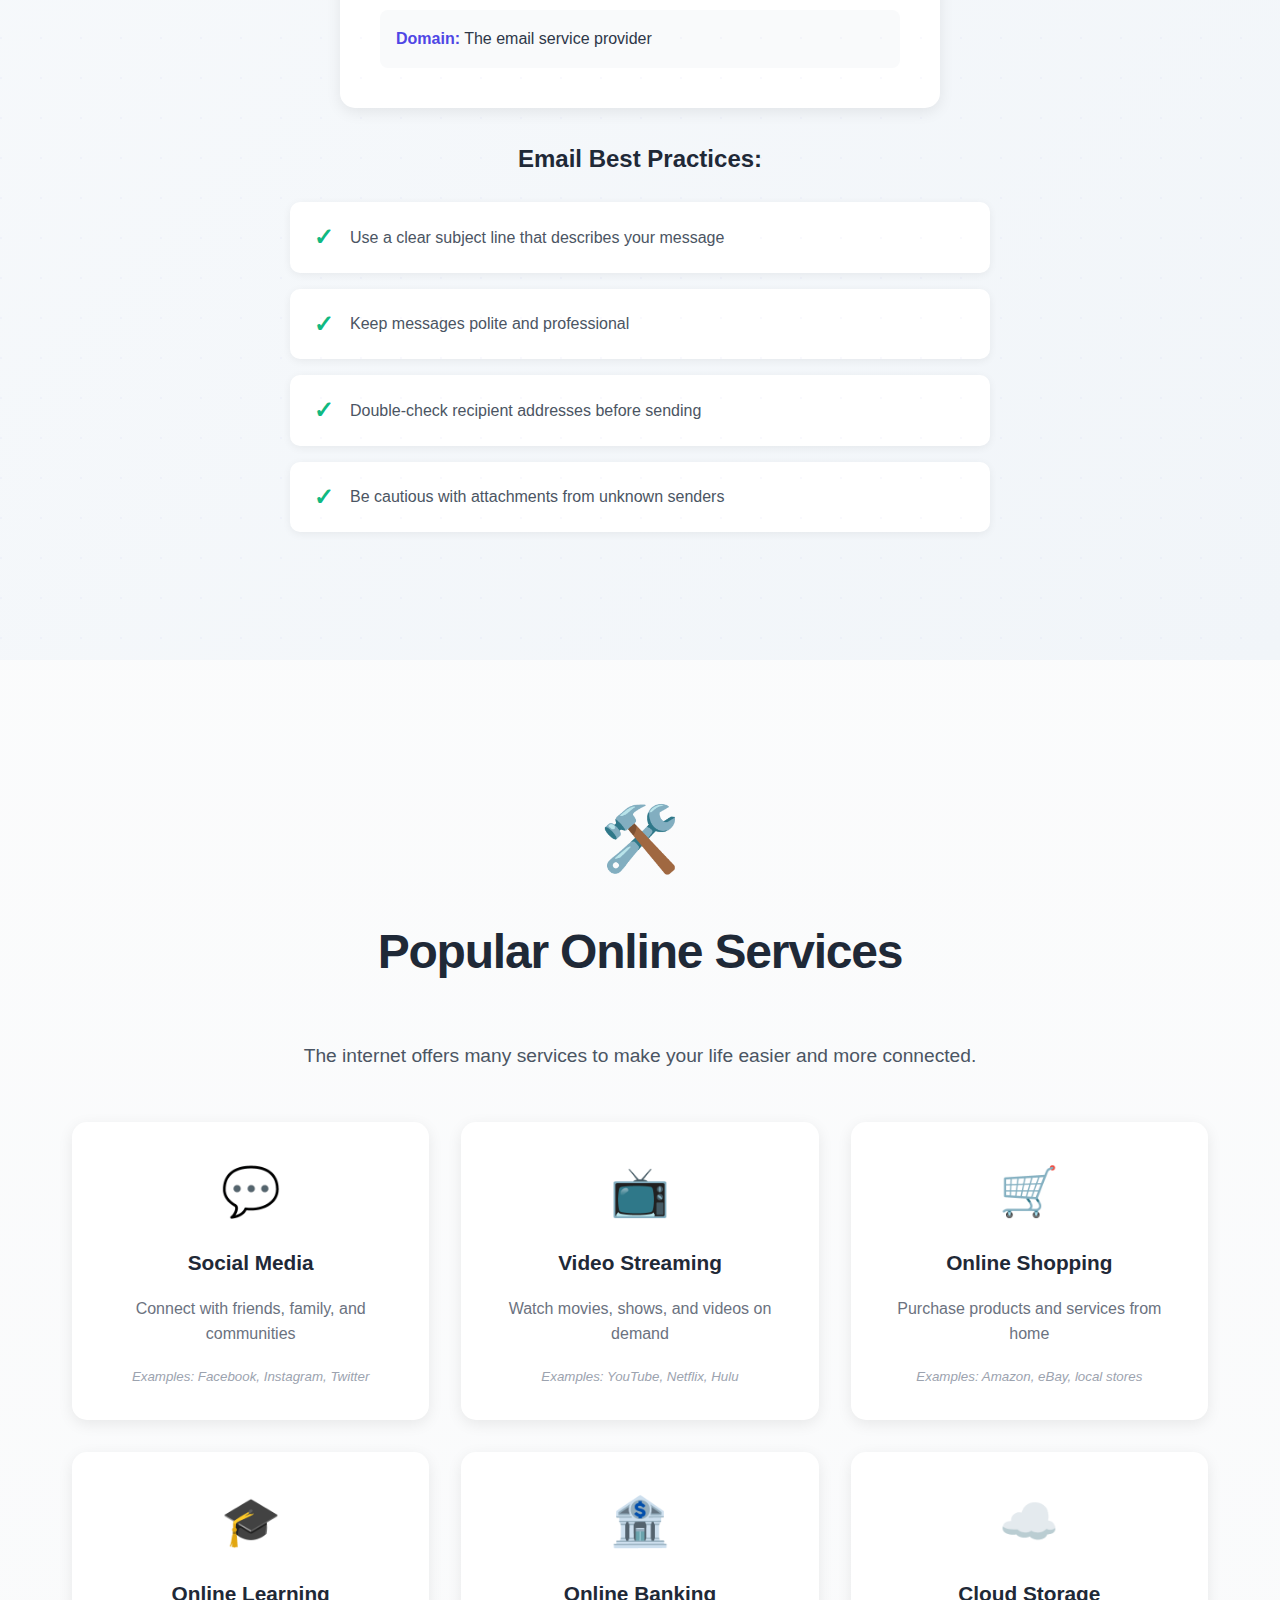
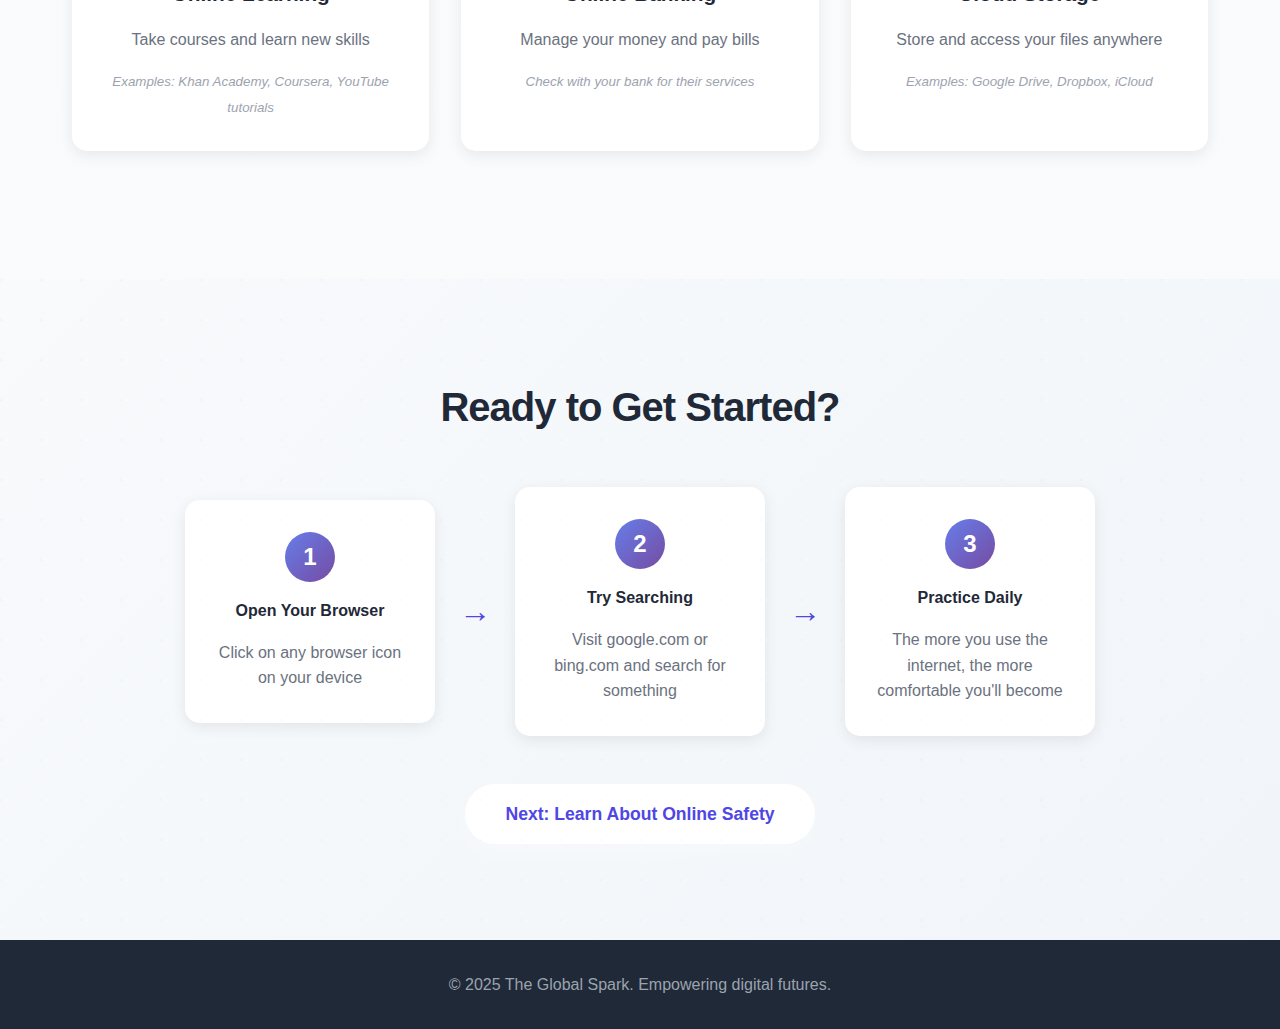
<file: module-internet-basics.html>
<!DOCTYPE html>
<html lang="en">
<head>
    <meta charset="utf-8">
    <meta name="viewport" content="width=device-width, initial-scale=1.0">
    <title>Internet Basics - The Global Spark</title>
    <link href="./style.css" rel="stylesheet" type="text/css" />
</head>
<body>
    <nav class="navbar">
        <div class="nav-container">
            <div class="nav-logo">
                <h2>The Global Spark</h2>
            </div>
            <ul class="nav-menu">
                <li class="nav-item">
                    <a href="./index.html" class="nav-link">Home</a>
                </li>
                <li class="nav-item">
                    <a href="./about.html" class="nav-link">About</a>
                </li>
                <li class="nav-item">
                    <a href="./learn.html" class="nav-link active">Learn</a>
                </li>
                <li class="nav-item">
                    <a href="./join.html" class="nav-link">Join Us</a>
                </li>
            </ul>
        </div>
    </nav>

    <main class="main-content">
        <section class="section page-header">
            <div class="container">
                <h1 class="page-title">Internet Basics</h1>
                <p class="section-description">
                    Understanding web browsing and online services
                </p>
            </div>
        </section>

        <!-- What is the Internet Section -->
        <section class="section">
            <div class="container">
                <div class="infographic-section">
                    <div class="info-icon">🌐</div>
                    <h2>What is the Internet?</h2>
                    <p class="info-description">The internet is a global network of computers connected together, allowing people to share information and communicate instantly from anywhere in the world.</p>
                    
                    <div class="info-grid">
                        <div class="info-card">
                            <div class="info-number">1</div>
                            <h3>A Network of Networks</h3>
                            <p>Millions of computers, phones, and devices connected worldwide</p>
                        </div>
                        <div class="info-card">
                            <div class="info-number">2</div>
                            <h3>Always Available</h3>
                            <p>Access information and services 24 hours a day, 7 days a week</p>
                        </div>
                        <div class="info-card">
                            <div class="info-number">3</div>
                            <h3>Instant Communication</h3>
                            <p>Send messages, make calls, and share content in real-time</p>
                        </div>
                    </div>
                </div>
            </div>
        </section>

        <!-- Web Browsers Section -->
        <section class="section alt-bg">
            <div class="container">
                <div class="infographic-section">
                    <div class="info-icon">🔍</div>
                    <h2>Understanding Web Browsers</h2>
                    <p class="info-description">A web browser is your gateway to the internet - it's the program you use to visit websites and view web pages.</p>
                    
                    <div class="browser-examples">
                        <div class="browser-card">
                            <div class="browser-icon">🦊</div>
                            <h4>Firefox</h4>
                        </div>
                        <div class="browser-card">
                            <div class="browser-icon">🔵</div>
                            <h4>Chrome</h4>
                        </div>
                        <div class="browser-card">
                            <div class="browser-icon">🧭</div>
                            <h4>Safari</h4>
                        </div>
                        <div class="browser-card">
                            <div class="browser-icon">🌊</div>
                            <h4>Edge</h4>
                        </div>
                    </div>

                    <div class="key-concepts">
                        <h3>Key Browser Features:</h3>
                        <div class="concept-list">
                            <div class="concept-item">
                                <span class="concept-icon">📍</span>
                                <div>
                                    <strong>Address Bar:</strong>
                                    <p>Where you type website addresses (URLs) like www.google.com</p>
                                </div>
                            </div>
                            <div class="concept-item">
                                <span class="concept-icon">🔖</span>
                                <div>
                                    <strong>Bookmarks:</strong>
                                    <p>Save your favorite websites for quick access later</p>
                                </div>
                            </div>
                            <div class="concept-item">
                                <span class="concept-icon">📑</span>
                                <div>
                                    <strong>Tabs:</strong>
                                    <p>Open multiple websites in one window</p>
                                </div>
                            </div>
                            <div class="concept-item">
                                <span class="concept-icon">🔄</span>
                                <div>
                                    <strong>Refresh Button:</strong>
                                    <p>Reload the page to see updated content</p>
                                </div>
                            </div>
                        </div>
                    </div>
                </div>
            </div>
        </section>

        <!-- Search Engines Section -->
        <section class="section">
            <div class="container">
                <div class="infographic-section">
                    <div class="info-icon">🔎</div>
                    <h2>Using Search Engines</h2>
                    <p class="info-description">Search engines help you find information on the internet by searching billions of web pages.</p>
                    
                    <div class="search-tips">
                        <h3>Smart Searching Tips:</h3>
                        <div class="tips-grid">
                            <div class="tip-card">
                                <div class="tip-icon">✏️</div>
                                <h4>Use Simple Keywords</h4>
                                <p>Example: "weather New York" instead of "What is the weather in New York today?"</p>
                            </div>
                            <div class="tip-card">
                                <div class="tip-icon">🎯</div>
                                <h4>Be Specific</h4>
                                <p>Add details to narrow results: "chocolate chip cookie recipe easy"</p>
                            </div>
                            <div class="tip-card">
                                <div class="tip-icon">📝</div>
                                <h4>Use Quotes</h4>
                                <p>"Exact phrase" searches for those specific words in that order</p>
                            </div>
                            <div class="tip-card">
                                <div class="tip-icon">🔍</div>
                                <h4>Check Different Results</h4>
                                <p>Look at multiple sources to verify information</p>
                            </div>
                        </div>
                    </div>
                </div>
            </div>
        </section>

        <!-- Email Basics Section -->
        <section class="section alt-bg">
            <div class="container">
                <div class="infographic-section">
                    <div class="info-icon">📧</div>
                    <h2>Email Basics</h2>
                    <p class="info-description">Email (electronic mail) lets you send messages and files to anyone with an email address.</p>
                    
                    <div class="email-anatomy">
                        <h3>Understanding Email Addresses:</h3>
                        <div class="email-example">
                            <div class="email-parts">
                                <span class="email-part username">yourname</span>
                                <span class="email-at">@</span>
                                <span class="email-part domain">email.com</span>
                            </div>
                            <div class="email-explanation">
                                <div class="explanation-item">
                                    <strong>Username:</strong> Your unique identifier
                                </div>
                                <div class="explanation-item">
                                    <strong>@ Symbol:</strong> Separates username from domain
                                </div>
                                <div class="explanation-item">
                                    <strong>Domain:</strong> The email service provider
                                </div>
                            </div>
                        </div>

                        <div class="email-tips">
                            <h3>Email Best Practices:</h3>
                            <div class="practice-list">
                                <div class="practice-item">
                                    <span class="check-icon">✓</span>
                                    <p>Use a clear subject line that describes your message</p>
                                </div>
                                <div class="practice-item">
                                    <span class="check-icon">✓</span>
                                    <p>Keep messages polite and professional</p>
                                </div>
                                <div class="practice-item">
                                    <span class="check-icon">✓</span>
                                    <p>Double-check recipient addresses before sending</p>
                                </div>
                                <div class="practice-item">
                                    <span class="check-icon">✓</span>
                                    <p>Be cautious with attachments from unknown senders</p>
                                </div>
                            </div>
                        </div>
                    </div>
                </div>
            </div>
        </section>

        <!-- Online Services Section -->
        <section class="section">
            <div class="container">
                <div class="infographic-section">
                    <div class="info-icon">🛠️</div>
                    <h2>Popular Online Services</h2>
                    <p class="info-description">The internet offers many services to make your life easier and more connected.</p>
                    
                    <div class="services-grid">
                        <div class="service-card">
                            <div class="service-icon">💬</div>
                            <h4>Social Media</h4>
                            <p>Connect with friends, family, and communities</p>
                            <small>Examples: Facebook, Instagram, Twitter</small>
                        </div>
                        <div class="service-card">
                            <div class="service-icon">📺</div>
                            <h4>Video Streaming</h4>
                            <p>Watch movies, shows, and videos on demand</p>
                            <small>Examples: YouTube, Netflix, Hulu</small>
                        </div>
                        <div class="service-card">
                            <div class="service-icon">🛒</div>
                            <h4>Online Shopping</h4>
                            <p>Purchase products and services from home</p>
                            <small>Examples: Amazon, eBay, local stores</small>
                        </div>
                        <div class="service-card">
                            <div class="service-icon">🎓</div>
                            <h4>Online Learning</h4>
                            <p>Take courses and learn new skills</p>
                            <small>Examples: Khan Academy, Coursera, YouTube tutorials</small>
                        </div>
                        <div class="service-card">
                            <div class="service-icon">🏦</div>
                            <h4>Online Banking</h4>
                            <p>Manage your money and pay bills</p>
                            <small>Check with your bank for their services</small>
                        </div>
                        <div class="service-card">
                            <div class="service-icon">☁️</div>
                            <h4>Cloud Storage</h4>
                            <p>Store and access your files anywhere</p>
                            <small>Examples: Google Drive, Dropbox, iCloud</small>
                        </div>
                    </div>
                </div>
            </div>
        </section>

        <!-- Getting Started Section -->
        <section class="section alt-bg">
            <div class="container">
                <div class="action-section">
                    <h2>Ready to Get Started?</h2>
                    <div class="quick-start-steps">
                        <div class="step-card">
                            <div class="step-number">1</div>
                            <h4>Open Your Browser</h4>
                            <p>Click on any browser icon on your device</p>
                        </div>
                        <div class="step-arrow">→</div>
                        <div class="step-card">
                            <div class="step-number">2</div>
                            <h4>Try Searching</h4>
                            <p>Visit google.com or bing.com and search for something</p>
                        </div>
                        <div class="step-arrow">→</div>
                        <div class="step-card">
                            <div class="step-number">3</div>
                            <h4>Practice Daily</h4>
                            <p>The more you use the internet, the more comfortable you'll become</p>
                        </div>
                    </div>
                    <div style="text-align: center; margin-top: 3rem;">
                        <a href="./module-online-safety.html" class="cta-button">Next: Learn About Online Safety</a>
                    </div>
                </div>
            </div>
        </section>
    </main>

    <footer class="footer">
        <div class="container">
            <p>&copy; 2025 The Global Spark. Empowering digital futures.</p>
        </div>
    </footer>
</body>
</html>
</file>
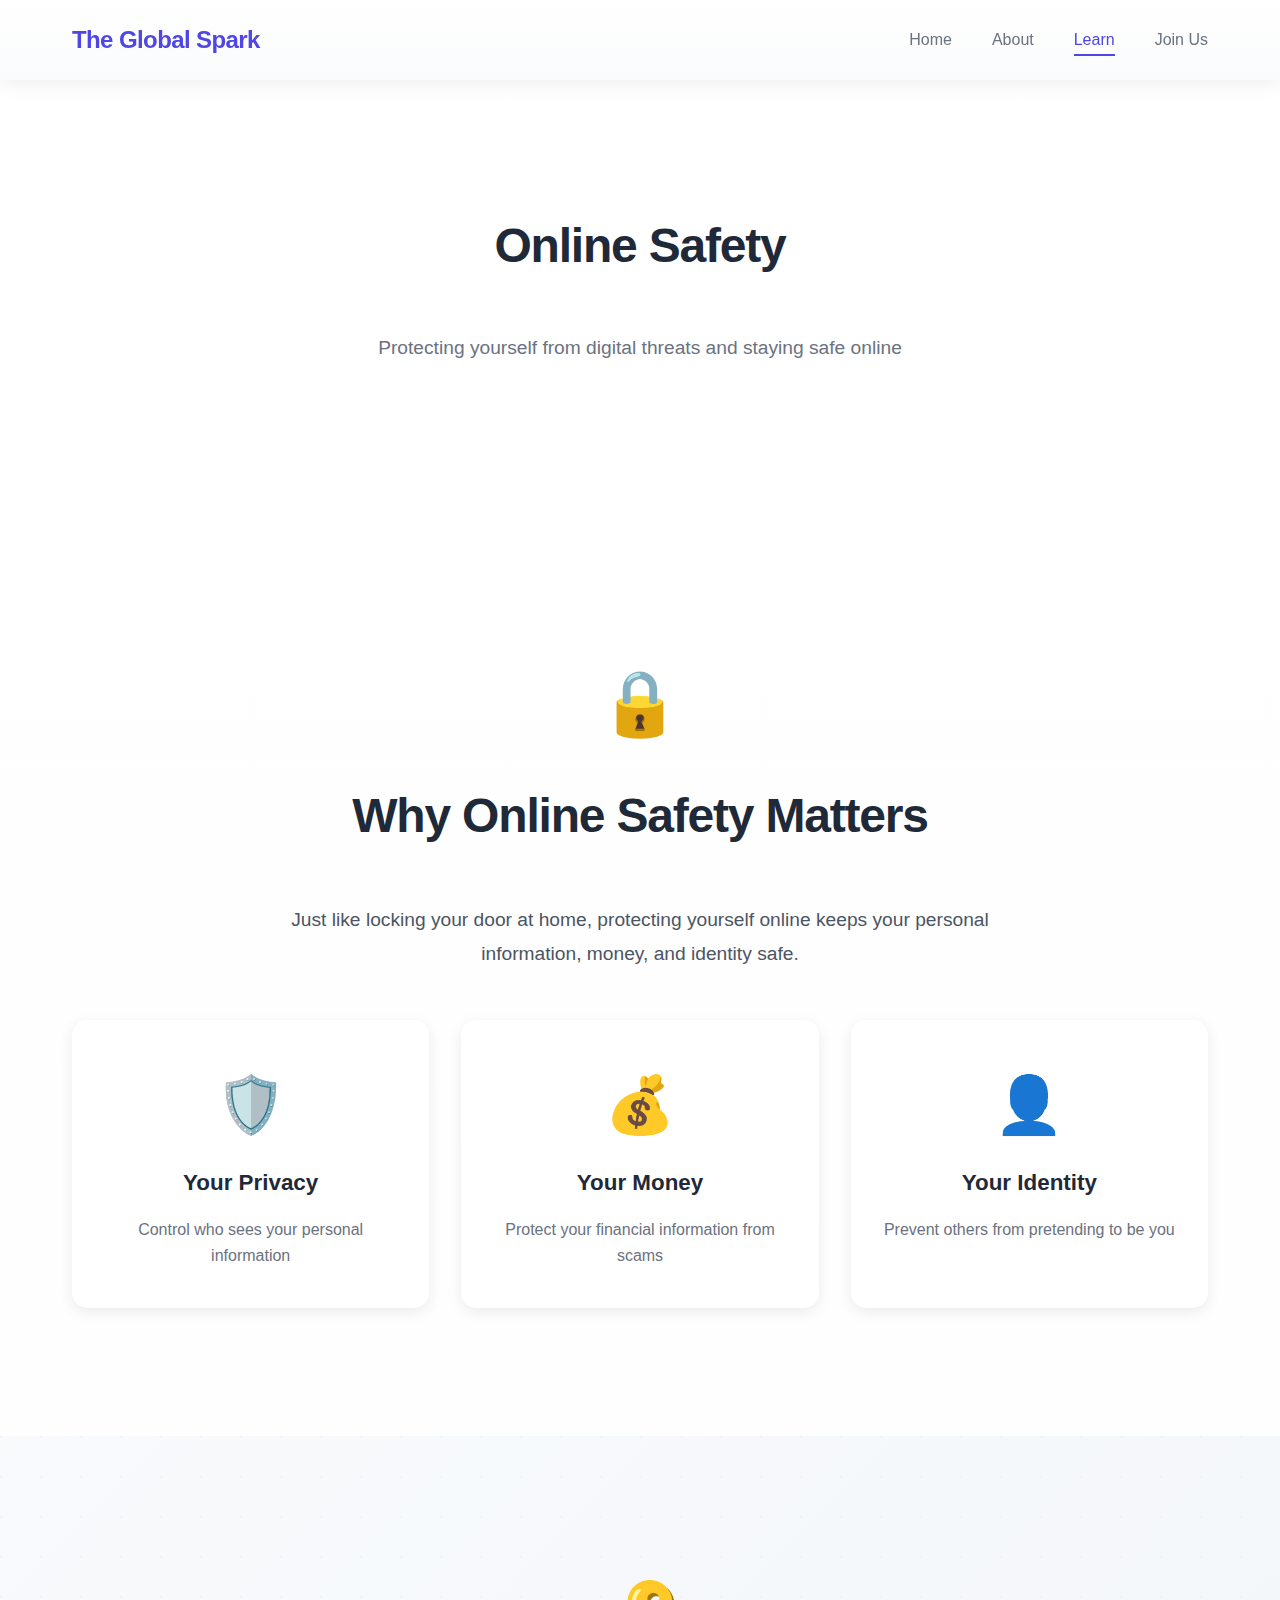
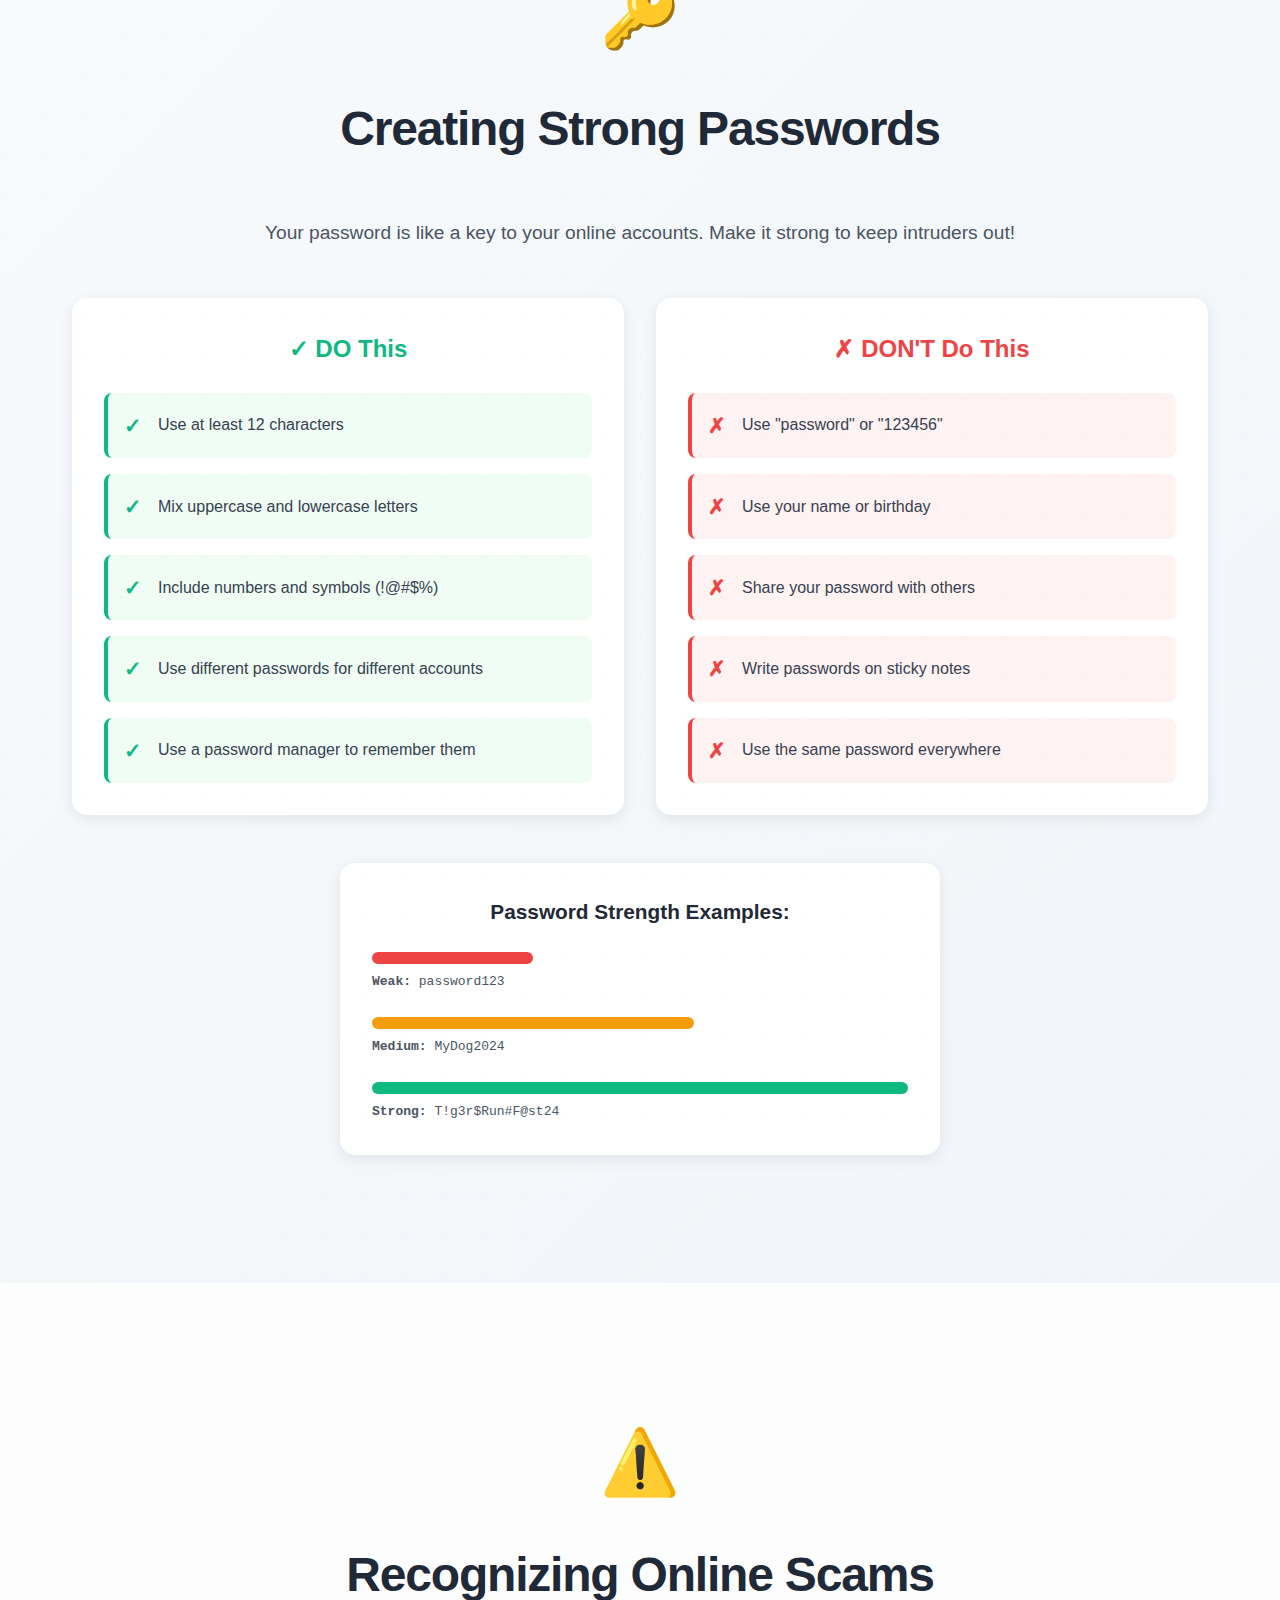
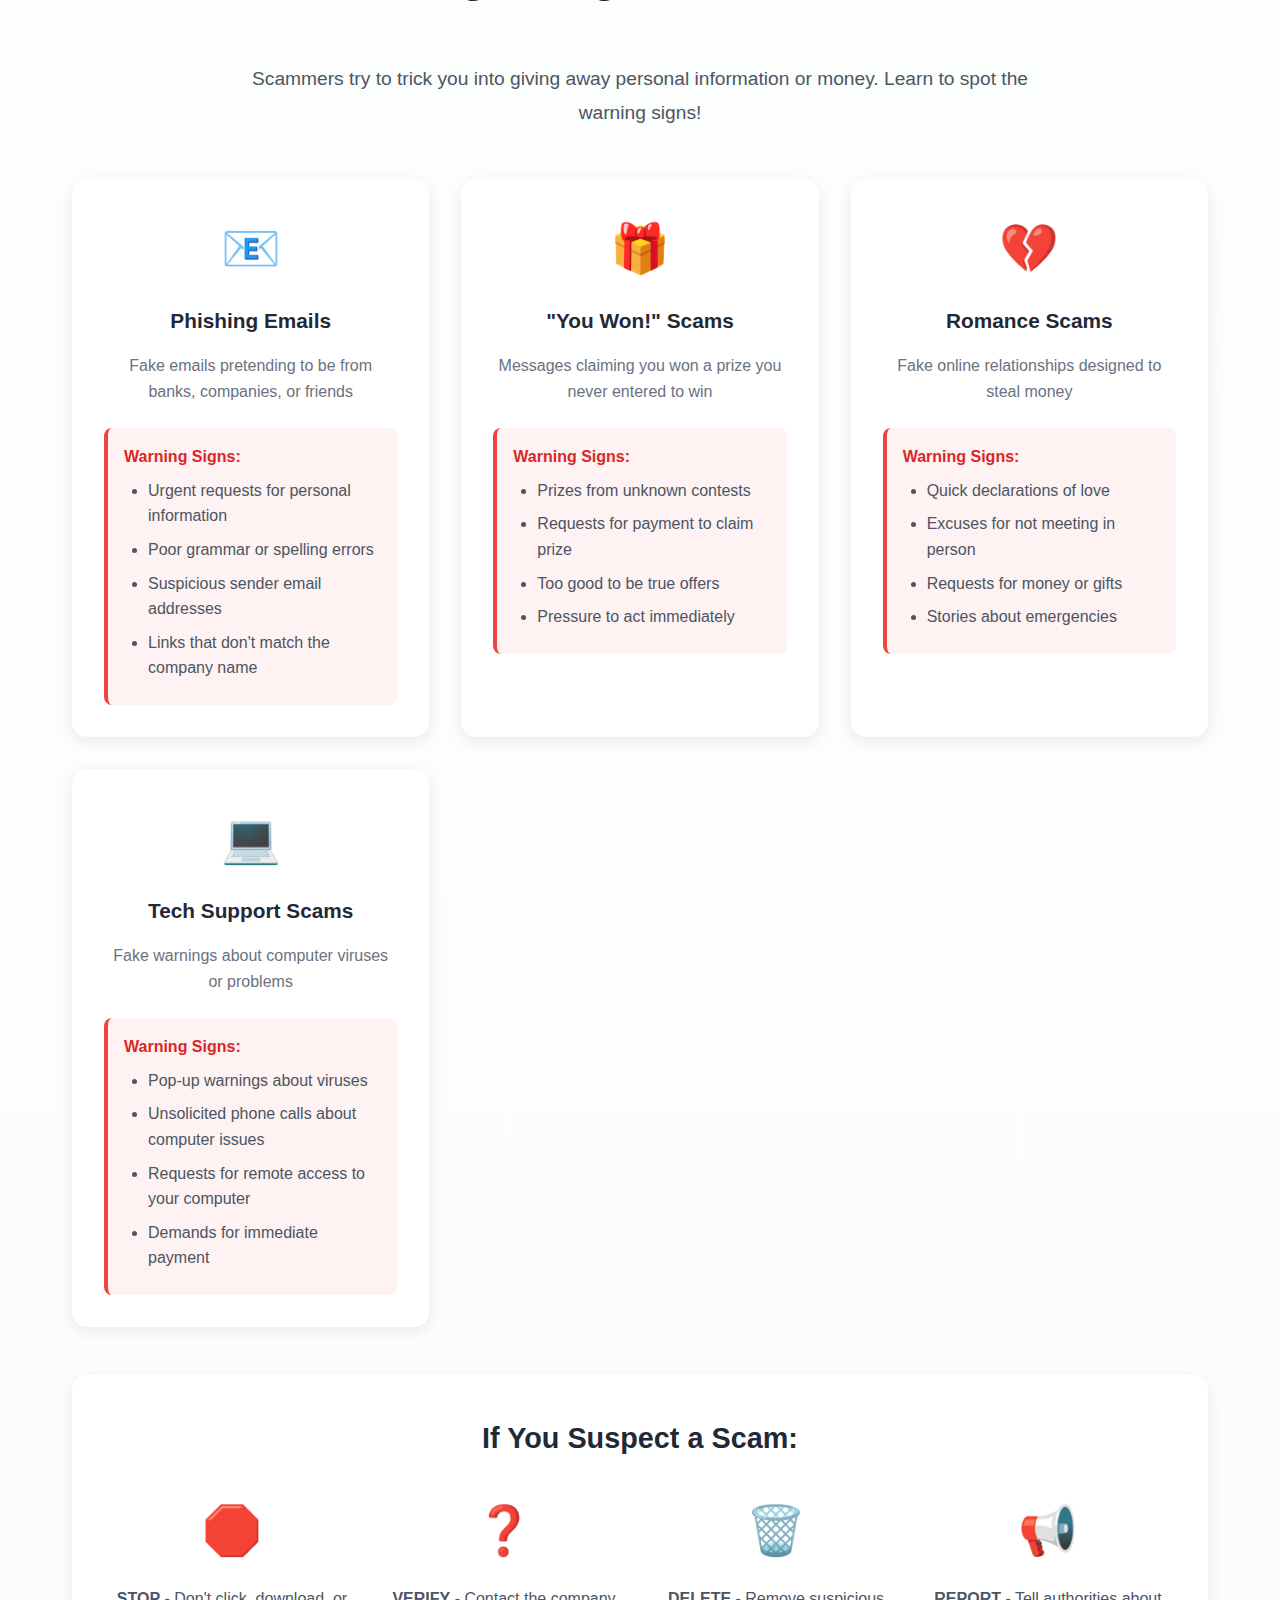
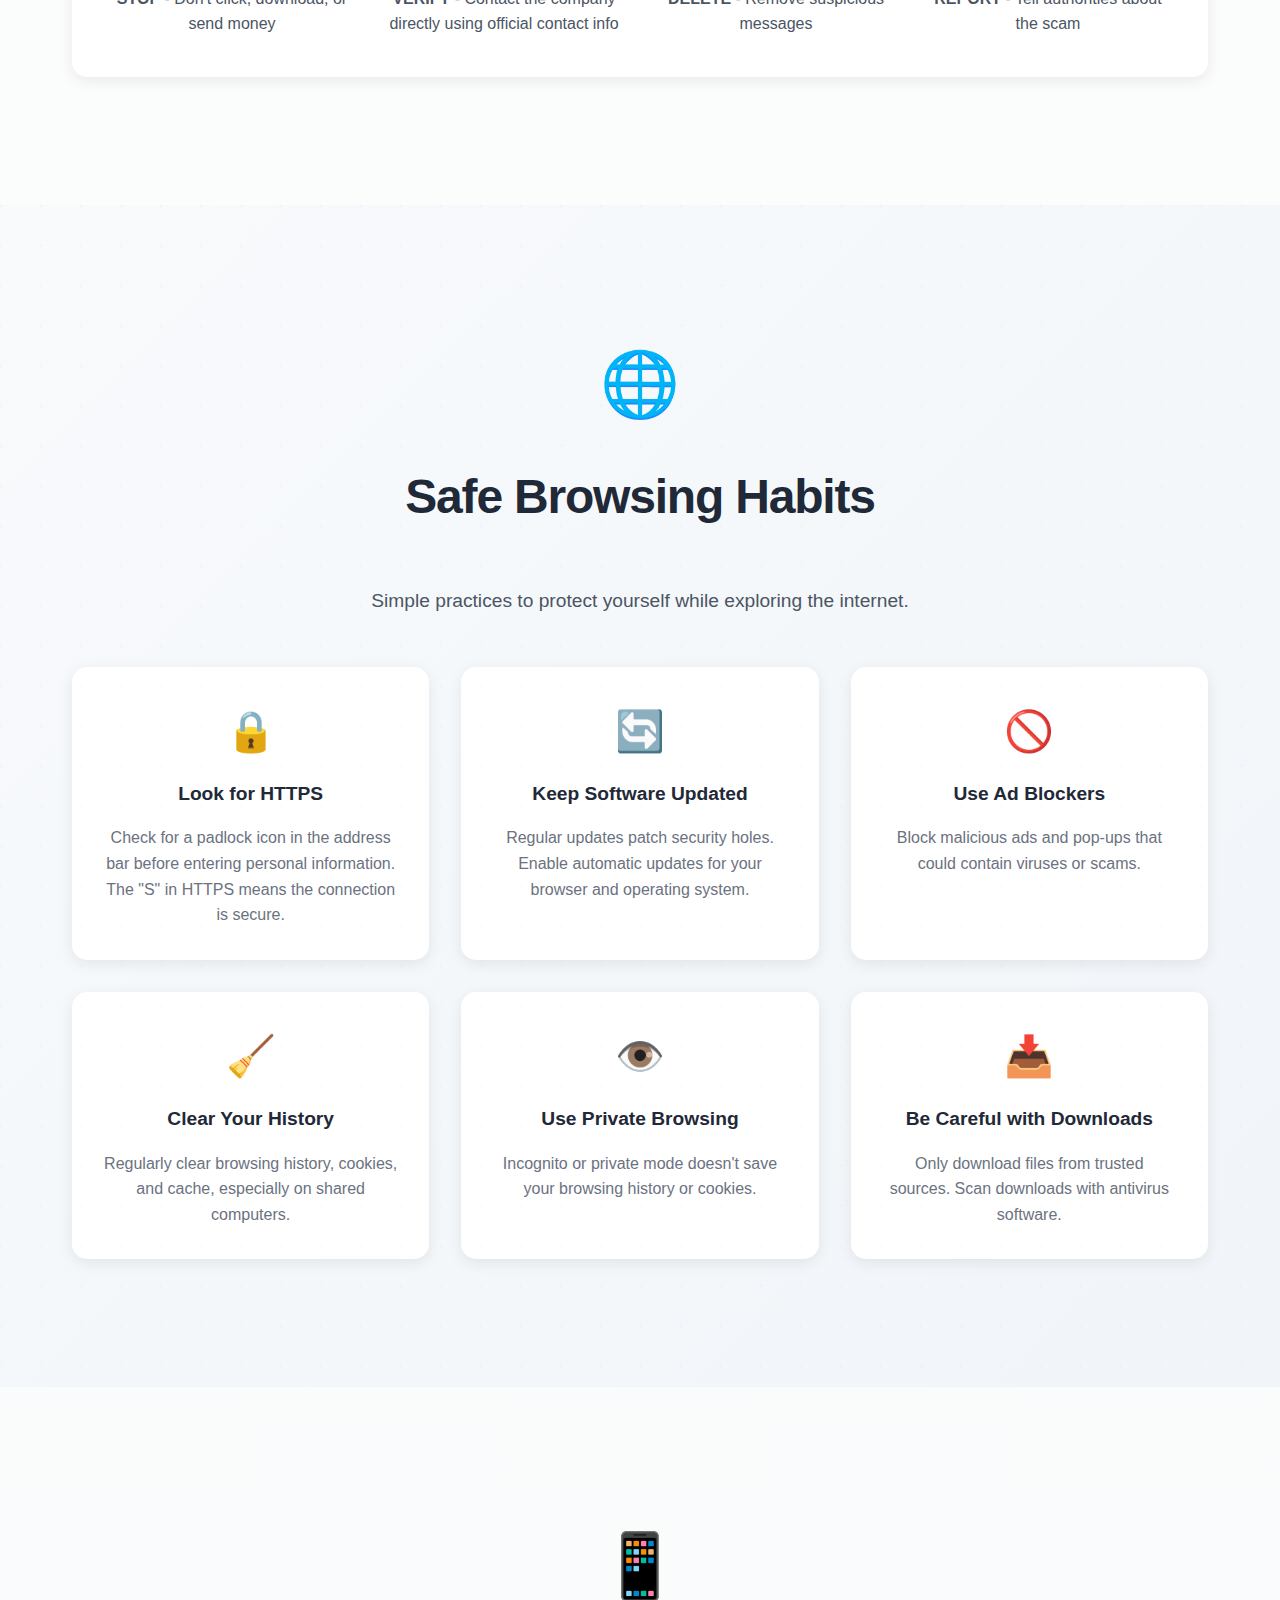
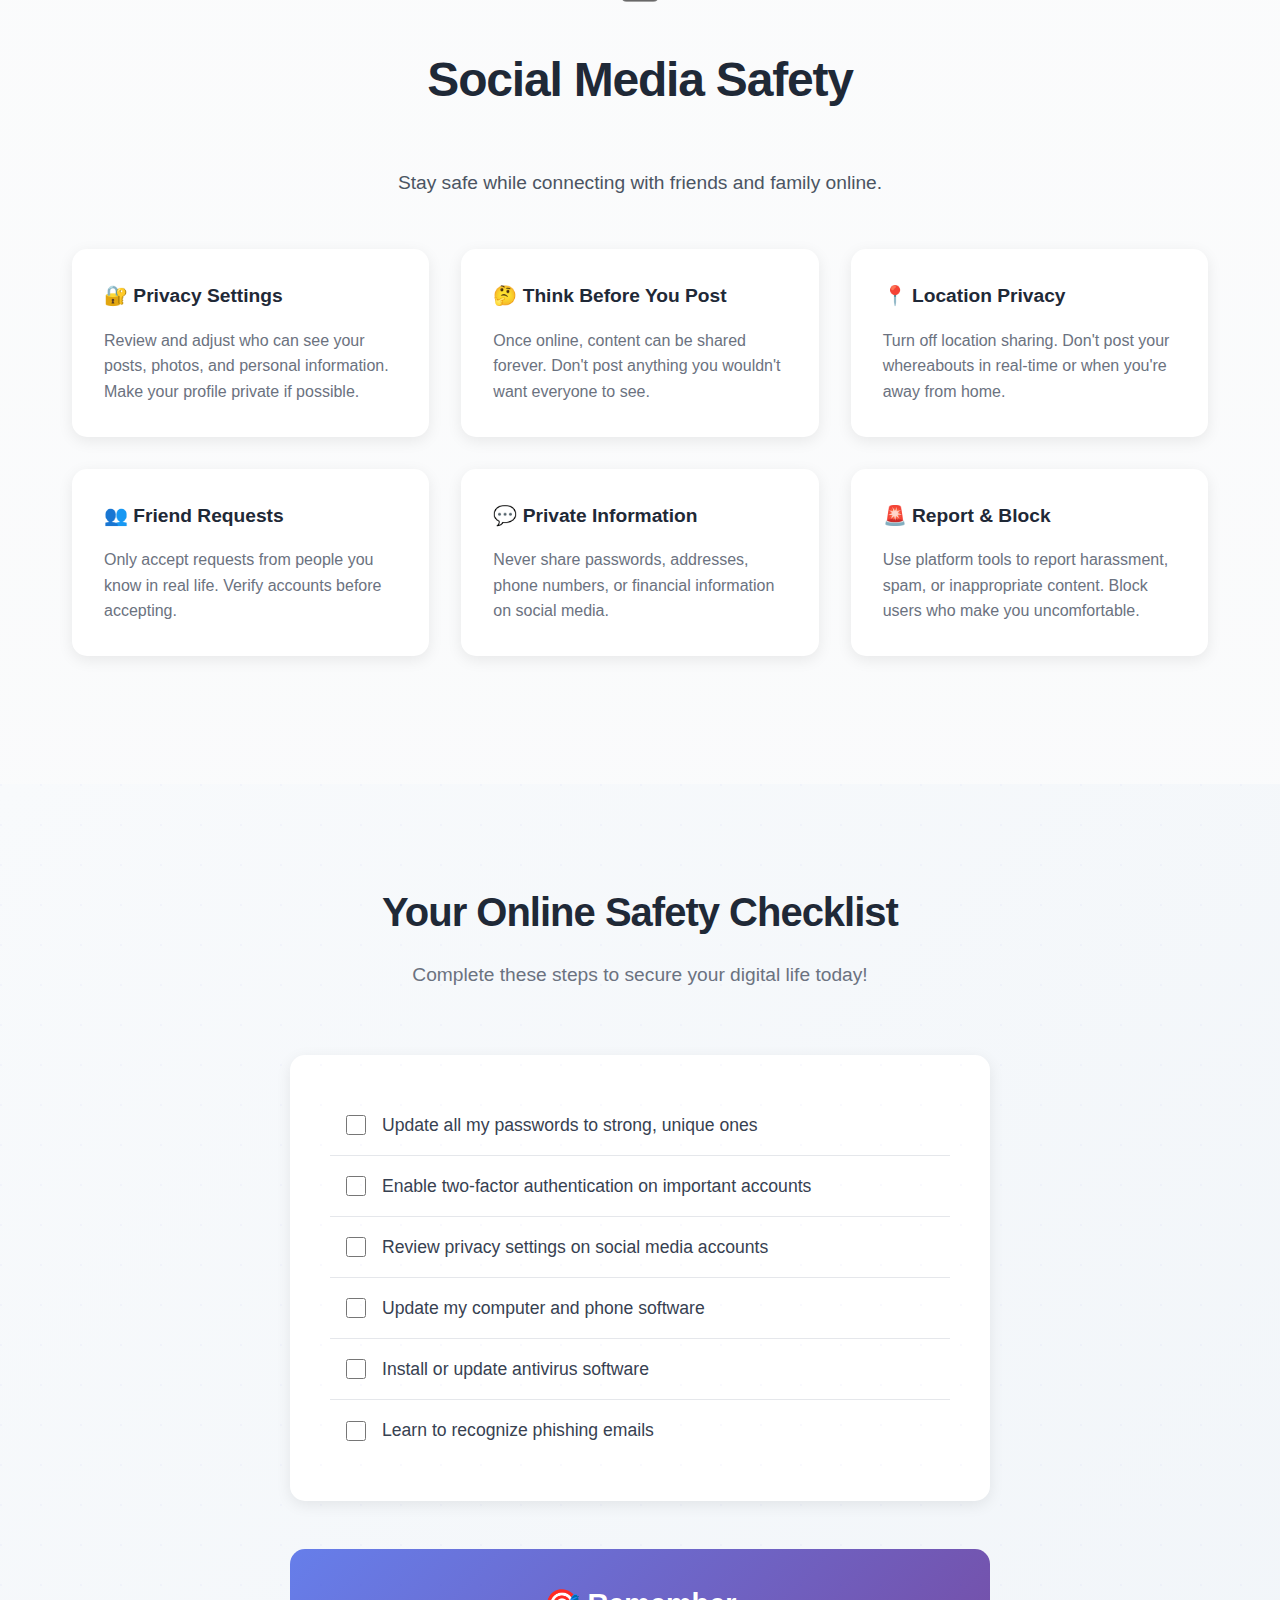
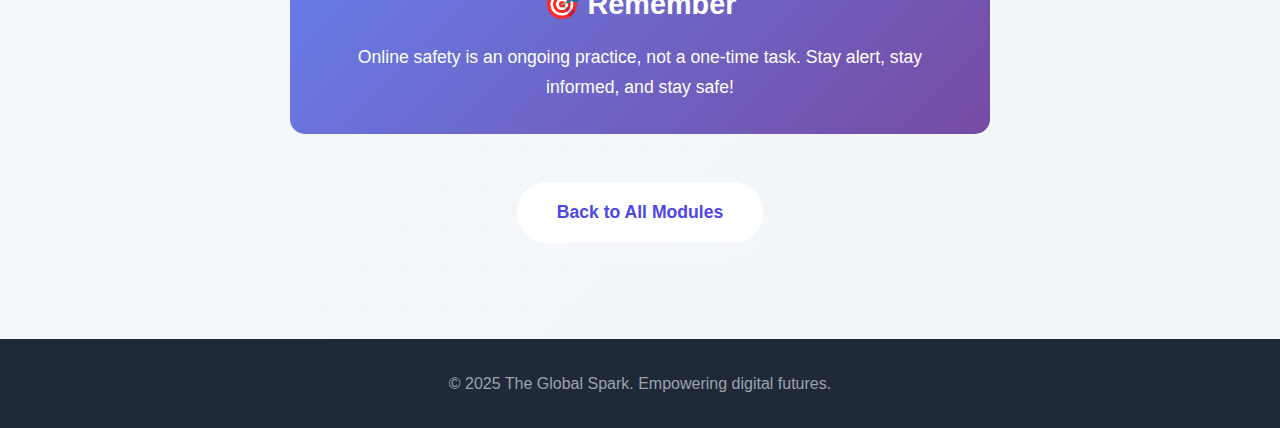
<file: module-online-safety.html>
<!DOCTYPE html>
<html lang="en">
<head>
    <meta charset="utf-8">
    <meta name="viewport" content="width=device-width, initial-scale=1.0">
    <title>Online Safety - The Global Spark</title>
    <link href="./style.css" rel="stylesheet" type="text/css" />
</head>
<body>
    <nav class="navbar">
        <div class="nav-container">
            <div class="nav-logo">
                <h2>The Global Spark</h2>
            </div>
            <ul class="nav-menu">
                <li class="nav-item">
                    <a href="./index.html" class="nav-link">Home</a>
                </li>
                <li class="nav-item">
                    <a href="./about.html" class="nav-link">About</a>
                </li>
                <li class="nav-item">
                    <a href="./learn.html" class="nav-link active">Learn</a>
                </li>
                <li class="nav-item">
                    <a href="./join.html" class="nav-link">Join Us</a>
                </li>
            </ul>
        </div>
    </nav>

    <main class="main-content">
        <section class="section page-header">
            <div class="container">
                <h1 class="page-title">Online Safety</h1>
                <p class="section-description">
                    Protecting yourself from digital threats and staying safe online
                </p>
            </div>
        </section>

        <!-- Why Online Safety Matters -->
        <section class="section">
            <div class="container">
                <div class="infographic-section">
                    <div class="info-icon">🔒</div>
                    <h2>Why Online Safety Matters</h2>
                    <p class="info-description">Just like locking your door at home, protecting yourself online keeps your personal information, money, and identity safe.</p>
                    
                    <div class="safety-stats">
                        <div class="stat-card">
                            <div class="stat-icon">🛡️</div>
                            <h3>Your Privacy</h3>
                            <p>Control who sees your personal information</p>
                        </div>
                        <div class="stat-card">
                            <div class="stat-icon">💰</div>
                            <h3>Your Money</h3>
                            <p>Protect your financial information from scams</p>
                        </div>
                        <div class="stat-card">
                            <div class="stat-icon">👤</div>
                            <h3>Your Identity</h3>
                            <p>Prevent others from pretending to be you</p>
                        </div>
                    </div>
                </div>
            </div>
        </section>

        <!-- Password Safety Section -->
        <section class="section alt-bg">
            <div class="container">
                <div class="infographic-section">
                    <div class="info-icon">🔑</div>
                    <h2>Creating Strong Passwords</h2>
                    <p class="info-description">Your password is like a key to your online accounts. Make it strong to keep intruders out!</p>
                    
                    <div class="password-guide">
                        <div class="password-dos-donts">
                            <div class="do-section">
                                <h3 style="color: #10b981;">✓ DO This</h3>
                                <div class="rule-list">
                                    <div class="rule-item good">
                                        <span class="rule-icon">✓</span>
                                        <p>Use at least 12 characters</p>
                                    </div>
                                    <div class="rule-item good">
                                        <span class="rule-icon">✓</span>
                                        <p>Mix uppercase and lowercase letters</p>
                                    </div>
                                    <div class="rule-item good">
                                        <span class="rule-icon">✓</span>
                                        <p>Include numbers and symbols (!@#$%)</p>
                                    </div>
                                    <div class="rule-item good">
                                        <span class="rule-icon">✓</span>
                                        <p>Use different passwords for different accounts</p>
                                    </div>
                                    <div class="rule-item good">
                                        <span class="rule-icon">✓</span>
                                        <p>Use a password manager to remember them</p>
                                    </div>
                                </div>
                            </div>
                            
                            <div class="dont-section">
                                <h3 style="color: #ef4444;">✗ DON'T Do This</h3>
                                <div class="rule-list">
                                    <div class="rule-item bad">
                                        <span class="rule-icon">✗</span>
                                        <p>Use "password" or "123456"</p>
                                    </div>
                                    <div class="rule-item bad">
                                        <span class="rule-icon">✗</span>
                                        <p>Use your name or birthday</p>
                                    </div>
                                    <div class="rule-item bad">
                                        <span class="rule-icon">✗</span>
                                        <p>Share your password with others</p>
                                    </div>
                                    <div class="rule-item bad">
                                        <span class="rule-icon">✗</span>
                                        <p>Write passwords on sticky notes</p>
                                    </div>
                                    <div class="rule-item bad">
                                        <span class="rule-icon">✗</span>
                                        <p>Use the same password everywhere</p>
                                    </div>
                                </div>
                            </div>
                        </div>

                        <div class="password-example">
                            <h3>Password Strength Examples:</h3>
                            <div class="strength-examples">
                                <div class="strength-item weak">
                                    <div class="strength-bar weak-bar"></div>
                                    <p><strong>Weak:</strong> password123</p>
                                </div>
                                <div class="strength-item medium">
                                    <div class="strength-bar medium-bar"></div>
                                    <p><strong>Medium:</strong> MyDog2024</p>
                                </div>
                                <div class="strength-item strong">
                                    <div class="strength-bar strong-bar"></div>
                                    <p><strong>Strong:</strong> T!g3r$Run#F@st24</p>
                                </div>
                            </div>
                        </div>
                    </div>
                </div>
            </div>
        </section>

        <!-- Recognizing Scams Section -->
        <section class="section">
            <div class="container">
                <div class="infographic-section">
                    <div class="info-icon">⚠️</div>
                    <h2>Recognizing Online Scams</h2>
                    <p class="info-description">Scammers try to trick you into giving away personal information or money. Learn to spot the warning signs!</p>
                    
                    <div class="scam-types">
                        <div class="scam-card">
                            <div class="scam-icon">📧</div>
                            <h4>Phishing Emails</h4>
                            <p>Fake emails pretending to be from banks, companies, or friends</p>
                            <div class="warning-signs">
                                <h5>Warning Signs:</h5>
                                <ul>
                                    <li>Urgent requests for personal information</li>
                                    <li>Poor grammar or spelling errors</li>
                                    <li>Suspicious sender email addresses</li>
                                    <li>Links that don't match the company name</li>
                                </ul>
                            </div>
                        </div>

                        <div class="scam-card">
                            <div class="scam-icon">🎁</div>
                            <h4>"You Won!" Scams</h4>
                            <p>Messages claiming you won a prize you never entered to win</p>
                            <div class="warning-signs">
                                <h5>Warning Signs:</h5>
                                <ul>
                                    <li>Prizes from unknown contests</li>
                                    <li>Requests for payment to claim prize</li>
                                    <li>Too good to be true offers</li>
                                    <li>Pressure to act immediately</li>
                                </ul>
                            </div>
                        </div>

                        <div class="scam-card">
                            <div class="scam-icon">💔</div>
                            <h4>Romance Scams</h4>
                            <p>Fake online relationships designed to steal money</p>
                            <div class="warning-signs">
                                <h5>Warning Signs:</h5>
                                <ul>
                                    <li>Quick declarations of love</li>
                                    <li>Excuses for not meeting in person</li>
                                    <li>Requests for money or gifts</li>
                                    <li>Stories about emergencies</li>
                                </ul>
                            </div>
                        </div>

                        <div class="scam-card">
                            <div class="scam-icon">💻</div>
                            <h4>Tech Support Scams</h4>
                            <p>Fake warnings about computer viruses or problems</p>
                            <div class="warning-signs">
                                <h5>Warning Signs:</h5>
                                <ul>
                                    <li>Pop-up warnings about viruses</li>
                                    <li>Unsolicited phone calls about computer issues</li>
                                    <li>Requests for remote access to your computer</li>
                                    <li>Demands for immediate payment</li>
                                </ul>
                            </div>
                        </div>
                    </div>

                    <div class="scam-response">
                        <h3>If You Suspect a Scam:</h3>
                        <div class="response-steps">
                            <div class="response-step">
                                <div class="response-icon">🛑</div>
                                <p><strong>STOP</strong> - Don't click, download, or send money</p>
                            </div>
                            <div class="response-step">
                                <div class="response-icon">❓</div>
                                <p><strong>VERIFY</strong> - Contact the company directly using official contact info</p>
                            </div>
                            <div class="response-step">
                                <div class="response-icon">🗑️</div>
                                <p><strong>DELETE</strong> - Remove suspicious messages</p>
                            </div>
                            <div class="response-step">
                                <div class="response-icon">📢</div>
                                <p><strong>REPORT</strong> - Tell authorities about the scam</p>
                            </div>
                        </div>
                    </div>
                </div>
            </div>
        </section>

        <!-- Safe Browsing Section -->
        <section class="section alt-bg">
            <div class="container">
                <div class="infographic-section">
                    <div class="info-icon">🌐</div>
                    <h2>Safe Browsing Habits</h2>
                    <p class="info-description">Simple practices to protect yourself while exploring the internet.</p>
                    
                    <div class="browsing-tips">
                        <div class="tip-card">
                            <div class="tip-icon">🔒</div>
                            <h4>Look for HTTPS</h4>
                            <p>Check for a padlock icon in the address bar before entering personal information. The "S" in HTTPS means the connection is secure.</p>
                        </div>

                        <div class="tip-card">
                            <div class="tip-icon">🔄</div>
                            <h4>Keep Software Updated</h4>
                            <p>Regular updates patch security holes. Enable automatic updates for your browser and operating system.</p>
                        </div>

                        <div class="tip-card">
                            <div class="tip-icon">🚫</div>
                            <h4>Use Ad Blockers</h4>
                            <p>Block malicious ads and pop-ups that could contain viruses or scams.</p>
                        </div>

                        <div class="tip-card">
                            <div class="tip-icon">🧹</div>
                            <h4>Clear Your History</h4>
                            <p>Regularly clear browsing history, cookies, and cache, especially on shared computers.</p>
                        </div>

                        <div class="tip-card">
                            <div class="tip-icon">👁️</div>
                            <h4>Use Private Browsing</h4>
                            <p>Incognito or private mode doesn't save your browsing history or cookies.</p>
                        </div>

                        <div class="tip-card">
                            <div class="tip-icon">📥</div>
                            <h4>Be Careful with Downloads</h4>
                            <p>Only download files from trusted sources. Scan downloads with antivirus software.</p>
                        </div>
                    </div>
                </div>
            </div>
        </section>

        <!-- Social Media Safety Section -->
        <section class="section">
            <div class="container">
                <div class="infographic-section">
                    <div class="info-icon">📱</div>
                    <h2>Social Media Safety</h2>
                    <p class="info-description">Stay safe while connecting with friends and family online.</p>
                    
                    <div class="social-safety-grid">
                        <div class="safety-tip-card">
                            <h4>🔐 Privacy Settings</h4>
                            <p>Review and adjust who can see your posts, photos, and personal information. Make your profile private if possible.</p>
                        </div>

                        <div class="safety-tip-card">
                            <h4>🤔 Think Before You Post</h4>
                            <p>Once online, content can be shared forever. Don't post anything you wouldn't want everyone to see.</p>
                        </div>

                        <div class="safety-tip-card">
                            <h4>📍 Location Privacy</h4>
                            <p>Turn off location sharing. Don't post your whereabouts in real-time or when you're away from home.</p>
                        </div>

                        <div class="safety-tip-card">
                            <h4>👥 Friend Requests</h4>
                            <p>Only accept requests from people you know in real life. Verify accounts before accepting.</p>
                        </div>

                        <div class="safety-tip-card">
                            <h4>💬 Private Information</h4>
                            <p>Never share passwords, addresses, phone numbers, or financial information on social media.</p>
                        </div>

                        <div class="safety-tip-card">
                            <h4>🚨 Report & Block</h4>
                            <p>Use platform tools to report harassment, spam, or inappropriate content. Block users who make you uncomfortable.</p>
                        </div>
                    </div>
                </div>
            </div>
        </section>

        <!-- Action Checklist Section -->
        <section class="section alt-bg">
            <div class="container">
                <div class="action-section">
                    <h2>Your Online Safety Checklist</h2>
                    <p class="section-description">Complete these steps to secure your digital life today!</p>
                    
                    <div class="checklist">
                        <div class="checklist-item">
                            <input type="checkbox" id="check1">
                            <label for="check1">Update all my passwords to strong, unique ones</label>
                        </div>
                        <div class="checklist-item">
                            <input type="checkbox" id="check2">
                            <label for="check2">Enable two-factor authentication on important accounts</label>
                        </div>
                        <div class="checklist-item">
                            <input type="checkbox" id="check3">
                            <label for="check3">Review privacy settings on social media accounts</label>
                        </div>
                        <div class="checklist-item">
                            <input type="checkbox" id="check4">
                            <label for="check4">Update my computer and phone software</label>
                        </div>
                        <div class="checklist-item">
                            <input type="checkbox" id="check5">
                            <label for="check5">Install or update antivirus software</label>
                        </div>
                        <div class="checklist-item">
                            <input type="checkbox" id="check6">
                            <label for="check6">Learn to recognize phishing emails</label>
                        </div>
                    </div>

                    <div class="remember-box">
                        <h3>🎯 Remember</h3>
                        <p>Online safety is an ongoing practice, not a one-time task. Stay alert, stay informed, and stay safe!</p>
                    </div>

                    <div style="text-align: center; margin-top: 3rem;">
                        <a href="./learn.html" class="cta-button">Back to All Modules</a>
                    </div>
                </div>
            </div>
        </section>
    </main>

    <footer class="footer">
        <div class="container">
            <p>&copy; 2025 The Global Spark. Empowering digital futures.</p>
        </div>
    </footer>
</body>
</html>
</file>
<file: style.css>
* {
    margin: 0;
    padding: 0;
    box-sizing: border-box;
}

html {
    scroll-behavior: smooth;
}

body {
    font-family: -apple-system, BlinkMacSystemFont, 'Segoe UI', Roboto, Oxygen, Ubuntu, Cantarell, sans-serif;
    line-height: 1.6;
    color: #2d3748;
    background: linear-gradient(to bottom, #ffffff 0%, #f9fafb 100%);
}

.container {
    max-width: 1200px;
    margin: 0 auto;
    padding: 0 2rem;
}

/* Navigation */
.navbar {
    background: linear-gradient(to bottom, #ffffff 0%, #fafbfc 100%);
    box-shadow: 0 2px 20px rgba(0, 0, 0, 0.08);
    position: fixed;
    top: 0;
    width: 100%;
    z-index: 1000;
    backdrop-filter: blur(10px);
}

.nav-container {
    max-width: 1200px;
    margin: 0 auto;
    padding: 0 2rem;
    display: flex;
    justify-content: space-between;
    align-items: center;
    height: 80px;
}

.nav-logo h2 {
    color: #4f46e5;
    font-size: 1.5rem;
    font-weight: 700;
    letter-spacing: -0.025em;
}

.nav-menu {
    display: flex;
    list-style: none;
    gap: 2.5rem;
}

.nav-link {
    text-decoration: none;
    color: #6b7280;
    font-weight: 500;
    font-size: 1rem;
    transition: all 0.3s ease;
    position: relative;
}

.nav-link:hover {
    color: #4f46e5;
}

.nav-link::after {
    content: '';
    position: absolute;
    width: 0;
    height: 2px;
    bottom: -8px;
    left: 0;
    background-color: #4f46e5;
    transition: width 0.3s ease;
}

.nav-link:hover::after {
    width: 100%;
}

.nav-link.active {
    color: #4f46e5;
}

.nav-link.active::after {
    width: 100%;
}

/* Main Content */
.main-content {
    margin-top: 80px;
}

/* Hero Section */
.hero-section {
    background: linear-gradient(135deg, #667eea 0%, #764ba2 100%);
    color: white;
    padding: 8rem 0;
    text-align: center;
    position: relative;
    overflow: hidden;
}

.hero-section::before {
    content: '';
    position: absolute;
    top: 0;
    left: 0;
    right: 0;
    bottom: 0;
    background: url("data:image/svg+xml,%3Csvg width='60' height='60' viewBox='0 0 60 60' xmlns='http://www.w3.org/2000/svg'%3E%3Cg fill='none' fill-rule='evenodd'%3E%3Cg fill='%23ffffff' fill-opacity='0.1'%3E%3Ccircle cx='30' cy='30' r='2'/%3E%3C/g%3E%3C/g%3E%3C/svg%3E") repeat;
}

.hero-content {
    position: relative;
    z-index: 2;
    max-width: 800px;
    margin: 0 auto;
    padding: 0 2rem;
}

.hero-title {
    font-size: 4rem;
    font-weight: 800;
    margin-bottom: 2rem;
    line-height: 1.1;
    letter-spacing: -0.025em;
}

.hero-description {
    font-size: 1.25rem;
    margin-bottom: 3rem;
    opacity: 0.9;
    line-height: 1.7;
}

.cta-button {
    display: inline-block;
    background: #ffffff;
    color: #4f46e5;
    text-decoration: none;
    padding: 1rem 2.5rem;
    font-size: 1.1rem;
    font-weight: 600;
    border-radius: 50px;
    transition: all 0.3s ease;
    box-shadow: 0 10px 30px rgba(255, 255, 255, 0.3);
}

.cta-button:hover {
    transform: translateY(-3px);
    box-shadow: 0 15px 40px rgba(255, 255, 255, 0.4);
}

/* Features Section */
.features-section {
    padding: 6rem 0;
    background: linear-gradient(135deg, #f8fafc 0%, #f1f5f9 100%);
    position: relative;
}

.features-section::before {
    content: '';
    position: absolute;
    top: 0;
    left: 0;
    right: 0;
    bottom: 0;
    background-image: radial-gradient(circle at 1px 1px, rgba(79, 70, 229, 0.03) 1px, transparent 0);
    background-size: 40px 40px;
    pointer-events: none;
}

.features-grid {
    display: grid;
    grid-template-columns: repeat(auto-fit, minmax(300px, 1fr));
    gap: 3rem;
}

.feature-card {
    background: linear-gradient(to bottom, #ffffff 0%, #fefeff 100%);
    padding: 3rem 2rem;
    border-radius: 20px;
    text-align: center;
    box-shadow: 0 4px 25px rgba(0, 0, 0, 0.08), 0 1px 3px rgba(0, 0, 0, 0.05);
    transition: all 0.3s ease;
    border: 1px solid #e5e7eb;
    position: relative;
    overflow: hidden;
}

.feature-card::before {
    content: '';
    position: absolute;
    top: 0;
    left: 0;
    right: 0;
    height: 3px;
    background: linear-gradient(90deg, #667eea 0%, #764ba2 100%);
    opacity: 0;
    transition: opacity 0.3s ease;
}

.feature-card:hover {
    transform: translateY(-8px);
    box-shadow: 0 20px 40px rgba(0, 0, 0, 0.12), 0 4px 6px rgba(0, 0, 0, 0.08);
}

.feature-card:hover::before {
    opacity: 1;
}

.feature-icon {
    font-size: 3rem;
    margin-bottom: 1.5rem;
}

.feature-card h3 {
    color: #1f2937;
    font-size: 1.5rem;
    margin-bottom: 1rem;
    font-weight: 700;
}

.feature-card p {
    color: #6b7280;
    font-size: 1.1rem;
    margin-bottom: 1.5rem;
}

.feature-card .join-button {
    margin-top: auto;
}

/* Sections */
.section {
    padding: 6rem 0;
}

.alt-bg {
    background: linear-gradient(135deg, #f8fafc 0%, #f1f5f9 100%);
    position: relative;
}

.alt-bg::before {
    content: '';
    position: absolute;
    top: 0;
    left: 0;
    right: 0;
    bottom: 0;
    background-image: radial-gradient(circle at 1px 1px, rgba(79, 70, 229, 0.03) 1px, transparent 0);
    background-size: 40px 40px;
    pointer-events: none;
}

.section h2 {
    font-size: 3rem;
    color: #1f2937;
    margin-bottom: 3rem;
    text-align: center;
    font-weight: 800;
    letter-spacing: -0.025em;
}

.page-header {
    padding-top: 8rem;
}

.page-title {
    font-size: 3rem;
    color: #1f2937;
    margin-bottom: 3rem;
    text-align: center;
    font-weight: 800;
    letter-spacing: -0.025em;
}

.section-description {
    font-size: 1.2rem;
    color: #6b7280;
    text-align: center;
    margin-bottom: 4rem;
    max-width: 700px;
    margin-left: auto;
    margin-right: auto;
}

/* About Content */
.about-content p {
    font-size: 1.2rem;
    margin-bottom: 2rem;
    color: rgba(255, 255, 255, 0.95);
    max-width: 800px;
    margin-left: auto;
    margin-right: auto;
    text-align: center;
}

/* Modules Grid */
.modules-grid {
    display: grid;
    grid-template-columns: repeat(auto-fit, minmax(350px, 1fr));
    gap: 2rem;
}

.module-card {
    background: linear-gradient(to bottom, #ffffff 0%, #fefeff 100%);
    padding: 2.5rem;
    border-radius: 15px;
    box-shadow: 0 4px 20px rgba(0, 0, 0, 0.08), 0 1px 3px rgba(0, 0, 0, 0.05);
    transition: all 0.3s ease;
    border: 1px solid #e5e7eb;
}

.module-card:hover {
    transform: translateY(-5px);
    box-shadow: 0 15px 35px rgba(0, 0, 0, 0.12);
}

.module-card h3 {
    color: #1f2937;
    margin-bottom: 1rem;
    font-size: 1.5rem;
    font-weight: 700;
}

.module-card p {
    color: #6b7280;
    font-size: 1.1rem;
}

/* Join Grid */
.join-grid {
    display: grid;
    grid-template-columns: repeat(auto-fit, minmax(300px, 1fr));
    gap: 2.5rem;
}

.join-card {
    background: linear-gradient(to bottom, #ffffff 0%, #fefeff 100%);
    padding: 3rem 2rem;
    border-radius: 20px;
    text-align: center;
    box-shadow: 0 4px 25px rgba(0, 0, 0, 0.08), 0 1px 3px rgba(0, 0, 0, 0.05);
    transition: all 0.3s ease;
    border: 1px solid #e5e7eb;
}

.join-card:hover {
    transform: translateY(-8px);
    box-shadow: 0 20px 40px rgba(0, 0, 0, 0.12);
}

.join-card h3 {
    color: #1f2937;
    margin-bottom: 1.5rem;
    font-size: 1.5rem;
    font-weight: 700;
}

.join-card p {
    color: #6b7280;
    margin-bottom: 2rem;
    font-size: 1.1rem;
}

.join-button {
    display: inline-block;
    background: #4f46e5;
    color: white;
    text-decoration: none;
    padding: 0.75rem 2rem;
    border-radius: 50px;
    font-weight: 600;
    transition: all 0.3s ease;
    font-size: 1rem;
}

.join-button:hover {
    background: #4338ca;
    transform: translateY(-2px);
    box-shadow: 0 10px 25px rgba(79, 70, 229, 0.3);
}

.instagram-button {
    background: linear-gradient(45deg, #f09433 0%, #e6683c 25%, #dc2743 50%, #cc2366 75%, #bc1888 100%);
}

.instagram-button:hover {
    background: linear-gradient(45deg, #d87b2a 0%, #d35a2f 25%, #c41e37 50%, #b31b58 75%, #a41477 100%);
    box-shadow: 0 10px 25px rgba(188, 24, 136, 0.4);
}

/* Footer */
.footer {
    background: #1f2937;
    color: white;
    text-align: center;
    padding: 2rem 0;
}

.footer p {
    color: #9ca3af;
}

/* Responsive Design */
@media (max-width: 768px) {
    .nav-container {
        padding: 0 1rem;
        height: 70px;
    }
    
    .nav-menu {
        gap: 1.5rem;
    }
    
    .hero-title {
        font-size: 2.5rem;
    }
    
    .hero-description {
        font-size: 1.1rem;
    }
    
    .hero-section {
        padding: 4rem 0;
    }
    
    .section {
        padding: 4rem 0;
    }
    
    .section h2 {
        font-size: 2.5rem;
    }
    
    .features-grid,
    .modules-grid,
    .join-grid {
        grid-template-columns: 1fr;
        gap: 2rem;
    }
    
    .container {
        padding: 0 1rem;
    }
    
    .main-content {
        margin-top: 70px;
    }
}

@media (max-width: 480px) {
    .hero-title {
        font-size: 2rem;
    }
    
    .section h2 {
        font-size: 2rem;
    }
    
    .nav-menu {
        gap: 1rem;
    }
    
    .hero-section {
        padding: 3rem 0;
    }
}

/* Infographic Styles for Learning Modules */
.infographic-section {
    text-align: center;
    padding: 2rem 0;
}

.info-icon {
    font-size: 4rem;
    margin-bottom: 1.5rem;
}

.info-description {
    font-size: 1.2rem;
    color: #4b5563;
    max-width: 800px;
    margin: 0 auto 3rem;
    line-height: 1.8;
}

.info-grid {
    display: grid;
    grid-template-columns: repeat(auto-fit, minmax(250px, 1fr));
    gap: 2rem;
    margin-top: 3rem;
}

.info-card {
    background: white;
    padding: 2rem;
    border-radius: 15px;
    box-shadow: 0 4px 15px rgba(0, 0, 0, 0.08);
    transition: all 0.3s ease;
}

.info-card:hover {
    transform: translateY(-5px);
    box-shadow: 0 8px 25px rgba(0, 0, 0, 0.12);
}

.info-number {
    width: 50px;
    height: 50px;
    background: linear-gradient(135deg, #667eea 0%, #764ba2 100%);
    color: white;
    border-radius: 50%;
    display: flex;
    align-items: center;
    justify-content: center;
    font-size: 1.5rem;
    font-weight: bold;
    margin: 0 auto 1rem;
}

.info-card h3 {
    color: #1f2937;
    margin-bottom: 1rem;
    font-size: 1.3rem;
}

.info-card p {
    color: #6b7280;
    line-height: 1.6;
}

/* Browser Examples */
.browser-examples {
    display: flex;
    justify-content: center;
    gap: 2rem;
    flex-wrap: wrap;
    margin: 2rem 0;
}

.browser-card {
    background: white;
    padding: 1.5rem 2rem;
    border-radius: 12px;
    box-shadow: 0 2px 10px rgba(0, 0, 0, 0.08);
    text-align: center;
    min-width: 120px;
}

.browser-icon {
    font-size: 2.5rem;
    margin-bottom: 0.5rem;
}

.browser-card h4 {
    color: #1f2937;
    font-size: 1.1rem;
}

/* Key Concepts */
.key-concepts {
    margin-top: 3rem;
    text-align: left;
    max-width: 800px;
    margin-left: auto;
    margin-right: auto;
}

.key-concepts h3 {
    color: #1f2937;
    font-size: 1.8rem;
    margin-bottom: 2rem;
    text-align: center;
}

.concept-list {
    display: grid;
    gap: 1.5rem;
}

.concept-item {
    display: flex;
    gap: 1.5rem;
    align-items: flex-start;
    background: white;
    padding: 1.5rem;
    border-radius: 12px;
    box-shadow: 0 2px 10px rgba(0, 0, 0, 0.06);
}

.concept-icon {
    font-size: 2rem;
    flex-shrink: 0;
}

.concept-item strong {
    color: #4f46e5;
    display: block;
    margin-bottom: 0.5rem;
    font-size: 1.1rem;
}

.concept-item p {
    color: #6b7280;
    margin: 0;
}

/* Search Tips */
.search-tips {
    margin-top: 3rem;
}

.search-tips h3 {
    color: #1f2937;
    font-size: 1.8rem;
    margin-bottom: 2rem;
}

.tips-grid {
    display: grid;
    grid-template-columns: repeat(auto-fit, minmax(280px, 1fr));
    gap: 2rem;
}

.tip-card {
    background: white;
    padding: 2rem;
    border-radius: 15px;
    box-shadow: 0 4px 15px rgba(0, 0, 0, 0.08);
    text-align: center;
}

.tip-icon {
    font-size: 2.5rem;
    margin-bottom: 1rem;
}

.tip-card h4 {
    color: #1f2937;
    margin-bottom: 1rem;
    font-size: 1.2rem;
}

.tip-card p {
    color: #6b7280;
    line-height: 1.6;
}

/* Email Anatomy */
.email-anatomy {
    margin-top: 3rem;
}

.email-anatomy h3 {
    color: #1f2937;
    font-size: 1.8rem;
    margin-bottom: 2rem;
}

.email-example {
    background: white;
    padding: 2.5rem;
    border-radius: 15px;
    box-shadow: 0 4px 15px rgba(0, 0, 0, 0.08);
    max-width: 600px;
    margin: 0 auto 2rem;
}

.email-parts {
    display: flex;
    justify-content: center;
    align-items: center;
    gap: 0.5rem;
    font-size: 1.5rem;
    font-family: monospace;
    margin-bottom: 2rem;
}

.email-part {
    padding: 0.5rem 1rem;
    border-radius: 8px;
}

.username {
    background: #dbeafe;
    color: #1e40af;
}

.email-at {
    color: #4f46e5;
    font-weight: bold;
}

.domain {
    background: #fef3c7;
    color: #92400e;
}

.email-explanation {
    display: grid;
    gap: 1rem;
    text-align: left;
}

.explanation-item {
    padding: 1rem;
    background: #f9fafb;
    border-radius: 8px;
}

.explanation-item strong {
    color: #4f46e5;
}

/* Email Tips */
.email-tips {
    margin-top: 2rem;
}

.email-tips h3 {
    color: #1f2937;
    font-size: 1.5rem;
    margin-bottom: 1.5rem;
}

.practice-list {
    display: grid;
    gap: 1rem;
    max-width: 700px;
    margin: 0 auto;
    text-align: left;
}

.practice-item {
    display: flex;
    align-items: center;
    gap: 1rem;
    background: white;
    padding: 1rem 1.5rem;
    border-radius: 10px;
    box-shadow: 0 2px 8px rgba(0, 0, 0, 0.06);
}

.check-icon {
    color: #10b981;
    font-size: 1.5rem;
    font-weight: bold;
}

.practice-item p {
    margin: 0;
    color: #4b5563;
}

/* Services Grid */
.services-grid {
    display: grid;
    grid-template-columns: repeat(auto-fit, minmax(300px, 1fr));
    gap: 2rem;
    margin-top: 3rem;
}

.service-card {
    background: white;
    padding: 2rem;
    border-radius: 15px;
    box-shadow: 0 4px 15px rgba(0, 0, 0, 0.08);
    transition: all 0.3s ease;
}

.service-card:hover {
    transform: translateY(-5px);
    box-shadow: 0 8px 25px rgba(0, 0, 0, 0.12);
}

.service-icon {
    font-size: 3rem;
    margin-bottom: 1rem;
}

.service-card h4 {
    color: #1f2937;
    margin-bottom: 1rem;
    font-size: 1.3rem;
}

.service-card p {
    color: #6b7280;
    margin-bottom: 1rem;
}

.service-card small {
    color: #9ca3af;
    font-style: italic;
}

/* Quick Start Steps */
.quick-start-steps {
    display: flex;
    justify-content: center;
    align-items: center;
    gap: 1.5rem;
    flex-wrap: wrap;
    margin: 3rem 0;
}

.step-card {
    background: white;
    padding: 2rem;
    border-radius: 15px;
    box-shadow: 0 4px 15px rgba(0, 0, 0, 0.08);
    max-width: 250px;
    text-align: center;
}

.step-number {
    width: 50px;
    height: 50px;
    background: linear-gradient(135deg, #667eea 0%, #764ba2 100%);
    color: white;
    border-radius: 50%;
    display: flex;
    align-items: center;
    justify-content: center;
    font-size: 1.5rem;
    font-weight: bold;
    margin: 0 auto 1rem;
}

.step-arrow {
    font-size: 2rem;
    color: #4f46e5;
    font-weight: bold;
}

.step-card h4 {
    color: #1f2937;
    margin-bottom: 1rem;
}

.step-card p {
    color: #6b7280;
}

/* Online Safety Styles */
.safety-stats {
    display: grid;
    grid-template-columns: repeat(auto-fit, minmax(250px, 1fr));
    gap: 2rem;
    margin-top: 3rem;
}

.stat-card {
    background: white;
    padding: 2.5rem 2rem;
    border-radius: 15px;
    box-shadow: 0 4px 15px rgba(0, 0, 0, 0.08);
    text-align: center;
}

.stat-icon {
    font-size: 3.5rem;
    margin-bottom: 1rem;
}

.stat-card h3 {
    color: #1f2937;
    margin-bottom: 1rem;
    font-size: 1.4rem;
}

.stat-card p {
    color: #6b7280;
}

/* Password Guide */
.password-guide {
    margin-top: 3rem;
}

.password-dos-donts {
    display: grid;
    grid-template-columns: repeat(auto-fit, minmax(350px, 1fr));
    gap: 2rem;
    margin-bottom: 3rem;
}

.do-section, .dont-section {
    background: white;
    padding: 2rem;
    border-radius: 15px;
    box-shadow: 0 4px 15px rgba(0, 0, 0, 0.08);
}

.do-section h3, .dont-section h3 {
    font-size: 1.5rem;
    margin-bottom: 1.5rem;
}

.rule-list {
    display: grid;
    gap: 1rem;
}

.rule-item {
    display: flex;
    align-items: center;
    gap: 1rem;
    padding: 1rem;
    border-radius: 8px;
    text-align: left;
}

.rule-item.good {
    background: #f0fdf4;
    border-left: 4px solid #10b981;
}

.rule-item.bad {
    background: #fef2f2;
    border-left: 4px solid #ef4444;
}

.rule-icon {
    font-size: 1.3rem;
    font-weight: bold;
}

.rule-item.good .rule-icon {
    color: #10b981;
}

.rule-item.bad .rule-icon {
    color: #ef4444;
}

.rule-item p {
    margin: 0;
    color: #374151;
}

/* Password Examples */
.password-example {
    background: white;
    padding: 2rem;
    border-radius: 15px;
    box-shadow: 0 4px 15px rgba(0, 0, 0, 0.08);
    max-width: 600px;
    margin: 0 auto;
}

.password-example h3 {
    color: #1f2937;
    margin-bottom: 1.5rem;
    font-size: 1.3rem;
}

.strength-examples {
    display: grid;
    gap: 1.5rem;
}

.strength-item {
    text-align: left;
}

.strength-bar {
    height: 12px;
    border-radius: 6px;
    margin-bottom: 0.5rem;
    transition: width 0.3s ease;
}

.weak-bar {
    width: 30%;
    background: #ef4444;
}

.medium-bar {
    width: 60%;
    background: #f59e0b;
}

.strong-bar {
    width: 100%;
    background: #10b981;
}

.strength-item p {
    color: #4b5563;
    font-family: monospace;
    margin: 0;
}

/* Scam Types */
.scam-types {
    display: grid;
    grid-template-columns: repeat(auto-fit, minmax(300px, 1fr));
    gap: 2rem;
    margin-top: 3rem;
}

.scam-card {
    background: white;
    padding: 2rem;
    border-radius: 15px;
    box-shadow: 0 4px 15px rgba(0, 0, 0, 0.08);
    text-align: left;
}

.scam-icon {
    font-size: 3rem;
    text-align: center;
    margin-bottom: 1rem;
}

.scam-card h4 {
    color: #1f2937;
    margin-bottom: 1rem;
    font-size: 1.3rem;
    text-align: center;
}

.scam-card > p {
    color: #6b7280;
    margin-bottom: 1.5rem;
    text-align: center;
}

.warning-signs {
    background: #fef2f2;
    padding: 1rem;
    border-radius: 8px;
    border-left: 4px solid #ef4444;
}

.warning-signs h5 {
    color: #dc2626;
    margin-bottom: 0.5rem;
    font-size: 1rem;
}

.warning-signs ul {
    margin: 0;
    padding-left: 1.5rem;
}

.warning-signs li {
    color: #4b5563;
    margin-bottom: 0.5rem;
}

/* Scam Response */
.scam-response {
    margin-top: 3rem;
    background: white;
    padding: 2.5rem;
    border-radius: 15px;
    box-shadow: 0 4px 15px rgba(0, 0, 0, 0.08);
}

.scam-response h3 {
    color: #1f2937;
    margin-bottom: 2rem;
    font-size: 1.8rem;
}

.response-steps {
    display: grid;
    grid-template-columns: repeat(auto-fit, minmax(200px, 1fr));
    gap: 2rem;
}

.response-step {
    text-align: center;
}

.response-icon {
    font-size: 3rem;
    margin-bottom: 1rem;
}

.response-step p {
    color: #4b5563;
    line-height: 1.6;
}

/* Browsing Tips */
.browsing-tips {
    display: grid;
    grid-template-columns: repeat(auto-fit, minmax(300px, 1fr));
    gap: 2rem;
    margin-top: 3rem;
}

/* Social Safety Grid */
.social-safety-grid {
    display: grid;
    grid-template-columns: repeat(auto-fit, minmax(300px, 1fr));
    gap: 2rem;
    margin-top: 3rem;
}

.safety-tip-card {
    background: white;
    padding: 2rem;
    border-radius: 15px;
    box-shadow: 0 4px 15px rgba(0, 0, 0, 0.08);
    text-align: left;
}

.safety-tip-card h4 {
    color: #1f2937;
    margin-bottom: 1rem;
    font-size: 1.2rem;
}

.safety-tip-card p {
    color: #6b7280;
    line-height: 1.6;
}

/* Action Section */
.action-section {
    text-align: center;
}

.action-section h2 {
    color: #1f2937;
    font-size: 2.5rem;
    margin-bottom: 1rem;
}

/* Checklist */
.checklist {
    max-width: 700px;
    margin: 3rem auto;
    background: white;
    padding: 2.5rem;
    border-radius: 15px;
    box-shadow: 0 4px 15px rgba(0, 0, 0, 0.08);
    text-align: left;
}

.checklist-item {
    display: flex;
    align-items: center;
    gap: 1rem;
    padding: 1rem;
    border-bottom: 1px solid #e5e7eb;
}

.checklist-item:last-child {
    border-bottom: none;
}

.checklist-item input[type="checkbox"] {
    width: 20px;
    height: 20px;
    cursor: pointer;
}

.checklist-item label {
    color: #374151;
    font-size: 1.1rem;
    cursor: pointer;
    flex: 1;
}

/* Remember Box */
.remember-box {
    background: linear-gradient(135deg, #667eea 0%, #764ba2 100%);
    color: white;
    padding: 2rem;
    border-radius: 15px;
    max-width: 700px;
    margin: 3rem auto;
}

.remember-box h3 {
    font-size: 1.8rem;
    margin-bottom: 1rem;
}

.remember-box p {
    font-size: 1.1rem;
    line-height: 1.7;
    margin: 0;
}

/* Responsive adjustments */
@media (max-width: 768px) {
    .password-dos-donts,
    .quick-start-steps {
        grid-template-columns: 1fr;
    }
    
    .step-arrow {
        transform: rotate(90deg);
    }
    
    .browser-examples {
        gap: 1rem;
    }
    
    .email-parts {
        font-size: 1.2rem;
    }
}



/* Carousel Styles */
.carousel-container {
    max-width: 900px;
    margin: 0 auto;
    padding: 2rem 0;
}

.carousel {
    position: relative;
    width: 100%;
    margin: 0 auto;
    border-radius: 15px;
    overflow: hidden;
    box-shadow: 0 10px 40px rgba(0, 0, 0, 0.15);
}

.carousel-slides {
    position: relative;
    width: 100%;
    aspect-ratio: 16/9;
    background: #f8fafc;
}

.carousel-slide {
    display: none;
    width: 100%;
    height: 100%;
    object-fit: contain;
}

.carousel-slide.active {
    display: block;
}

.carousel-btn {
    position: absolute;
    top: 50%;
    transform: translateY(-50%);
    background: rgba(79, 70, 229, 0.8);
    color: white;
    border: none;
    padding: 1rem 1.5rem;
    font-size: 1.5rem;
    cursor: pointer;
    z-index: 10;
    transition: all 0.3s ease;
    border-radius: 0;
}

.carousel-btn:hover {
    background: rgba(79, 70, 229, 1);
}

.carousel-btn.prev {
    left: 0;
}

.carousel-btn.next {
    right: 0;
}

.carousel-dots {
    text-align: center;
    padding: 1.5rem 0;
}

.dot {
    height: 12px;
    width: 12px;
    margin: 0 5px;
    background-color: #d1d5db;
    border-radius: 50%;
    display: inline-block;
    cursor: pointer;
    transition: all 0.3s ease;
}

.dot:hover {
    background-color: #9ca3af;
}

.dot.active {
    background-color: #4f46e5;
    transform: scale(1.2);
}

@media (max-width: 768px) {
    .carousel-btn {
        padding: 0.75rem 1rem;
        font-size: 1.2rem;
    }
    
    .carousel-container {
        padding: 1rem 0;
    }
}
</file>
